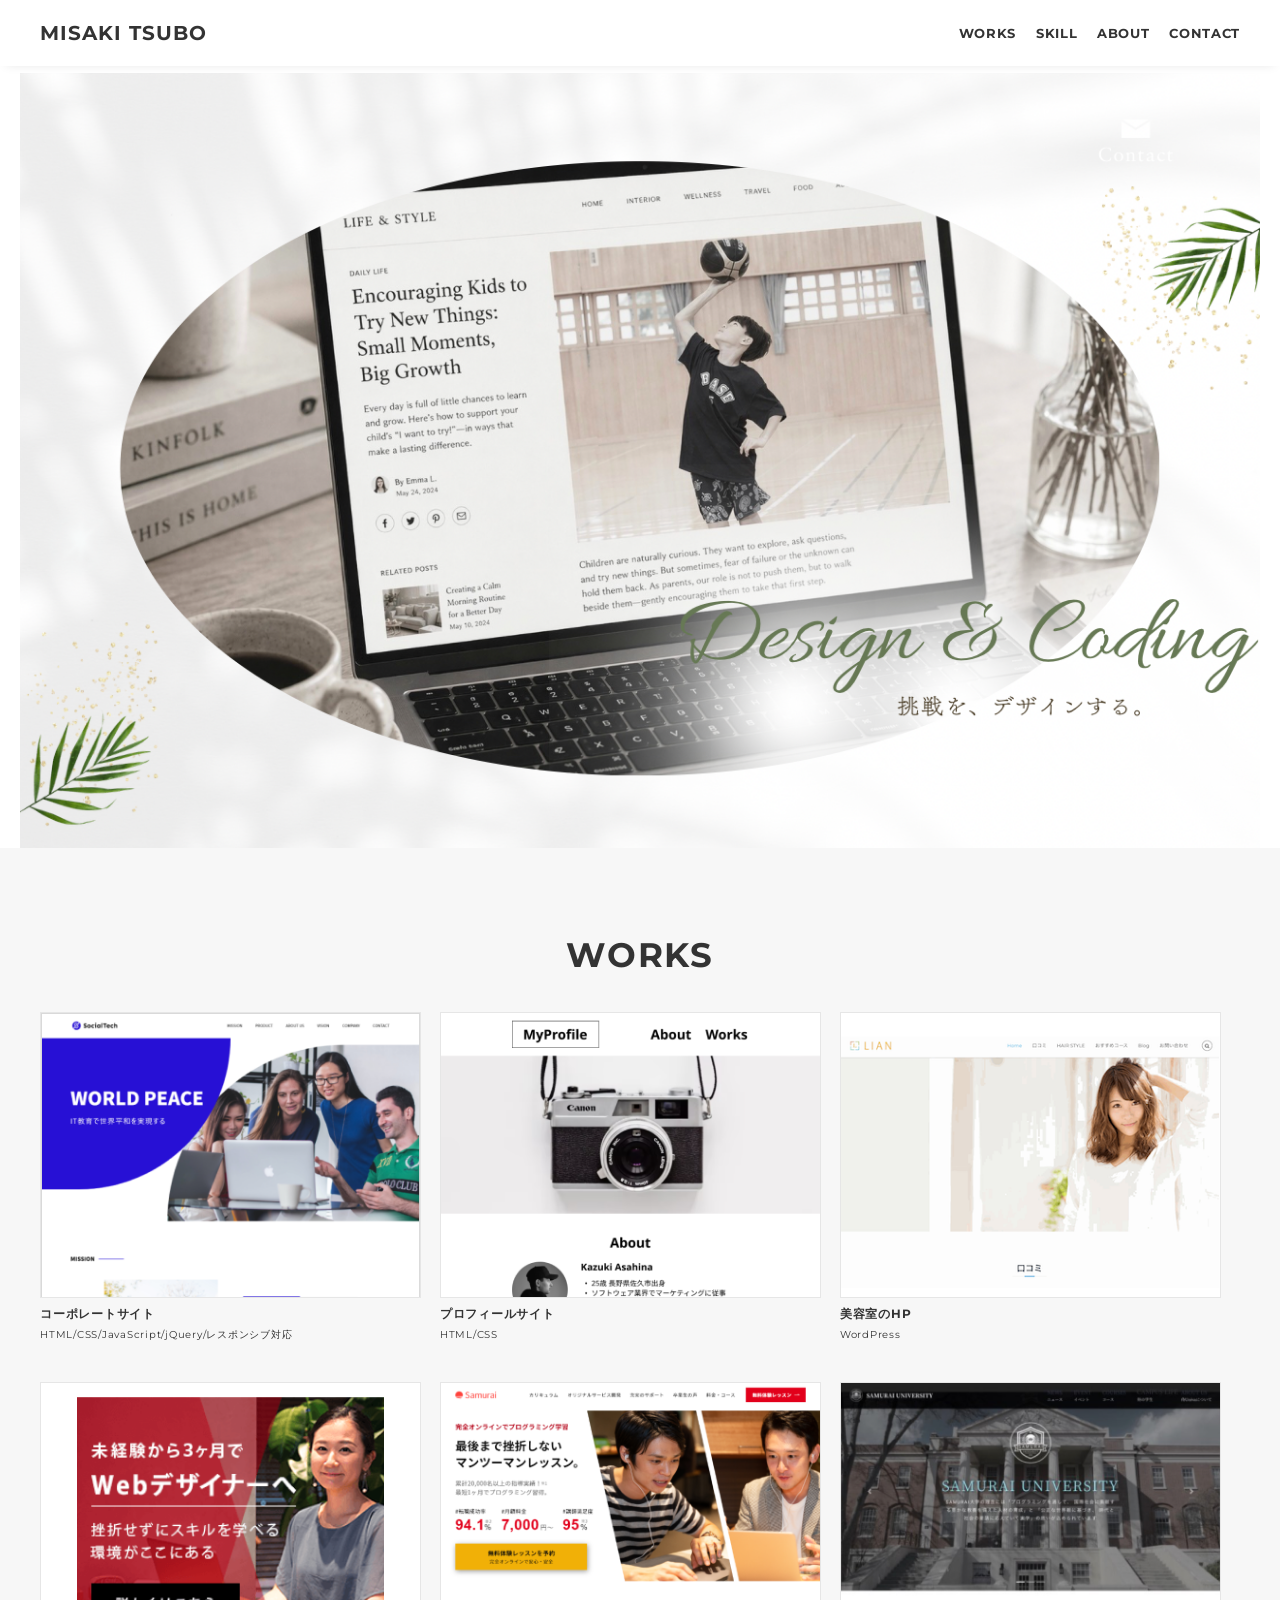
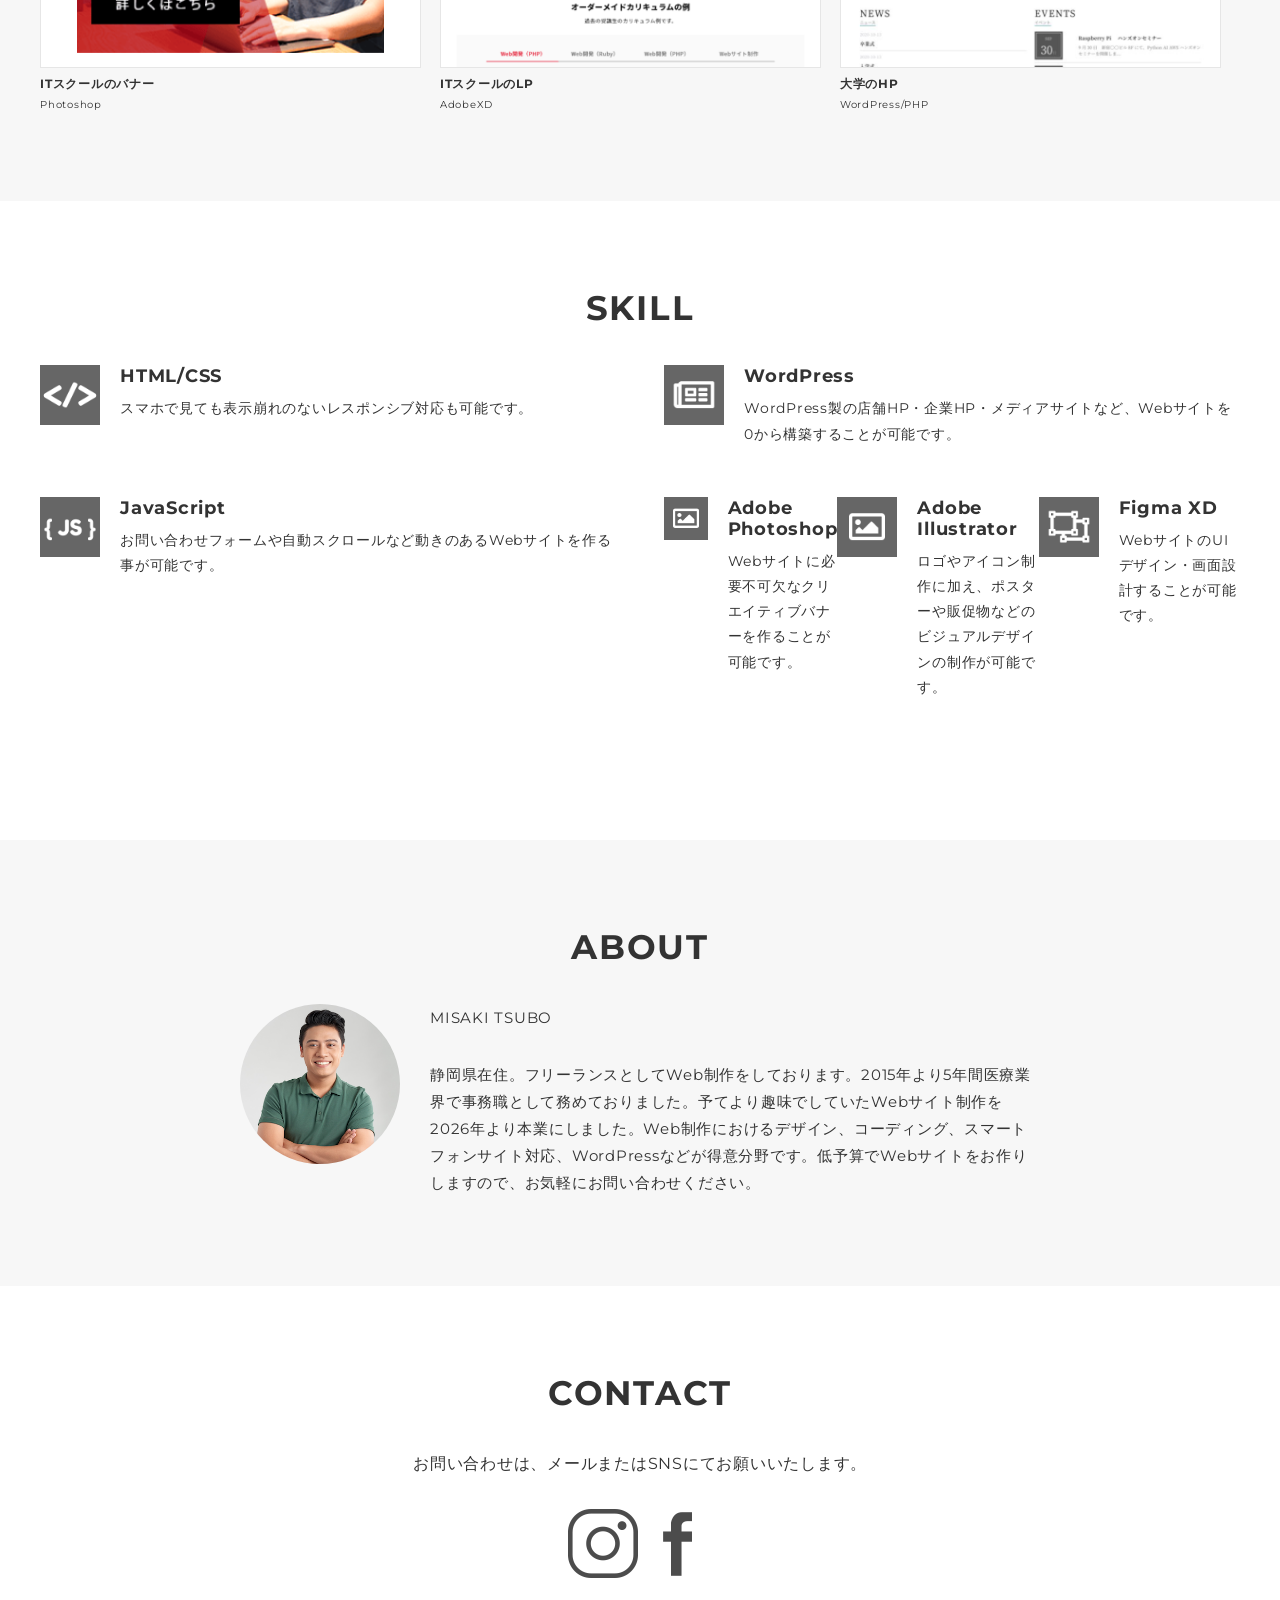
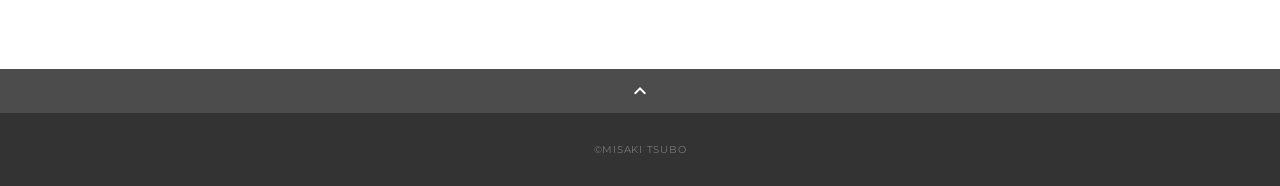
<file: images/portfolio/index.html>
<!DOCTYPE html>
<html>
<head>
  <meta charset="utf-8">
  <meta name="viewport" content="width=device-width, initial-scale=1.0, maximum-scale=1.0, minimum-scale=1.0">
  <title>SAMURAI ポートフォリオ</title>
  <link rel="preconnect" href="https://fonts.gstatic.com">
  <link href="https://fonts.googleapis.com/css2?family=Montserrat:wght@400;700&display=swap" rel="stylesheet">
  <link href="https://fonts.googleapis.com/css?family=Material+Icons+Outlined" rel="stylesheet">
  <link href="css/ress.css" media="all" rel="stylesheet" type="text/css" />
  <link href="css/style.css" media="all" rel="stylesheet" type="text/css" />
</head>

<body>
  <div class="wrapper">

    <!-- header -->
    <header class="header ">
      <div class="container">
        <h1 class="header-logo">
          <a href="#">MISAKI TSUBO</a>
        </h1>
        <nav class="gnav">
          <ul class="gnav-list">
            <li class="gnav-item"><a href="#works">WORKS</a></li>
            <li class="gnav-item"><a href="#skill">SKILL</a></li>
            <li class="gnav-item"><a href="#about">ABOUT</a></li>
            <li class="gnav-item"><a href="#contact">CONTACT</a></li>
          </ul>
        </nav>
      </div>
    </header>
    <!-- /header -->

    <main class="content">

      <!-- mv -->
      <div class="mv">
        <div class="mv-container">
          <img src="./img/メインビジュアル.png" alt="メイン画像">
        </div>
      </div>
      <!-- /mv -->

      <!-- works -->
      <section class="works section" id="works">
        <div class="container">
          <h2 class="title">WORKS</h2>
          <div class="works-list">
            <a class="works-item" href="works-1.html">
              <div class="works-img"><img src="img/works/html1.png" alt="html1" /></div>
              <p class="works-name">コーポレートサイト</p>
              <p class="works-info">HTML/CSS/JavaScript/jQuery/レスポンシブ対応</p>
            </a>
            <a class="works-item" href="works-2.html">
              <div class="works-img"><img src="img/works/html2.png" alt="html2" /></div>
              <p class="works-name">プロフィールサイト</p>
              <p class="works-info">HTML/CSS</p>
            </a>
            <a class="works-item" href="works-3.html">
              <div class="works-img"><img src="img/works/wordpress1.png" alt="WordPress" /></div>
              <p class="works-name">美容室のHP</p>
              <p class="works-info">WordPress</p>
            </a>
            <a class="works-item" href="works-4.html">
              <div class="works-img"><img src="img/works/photoshop.png" alt="Photoshop" /></div>
              <p class="works-name">ITスクールのバナー</p>
              <p class="works-info">Photoshop</p>
            </a>
            <a class="works-item" href="works-5.html">
              <div class="works-img"><img src="img/works/xd.png" alt="AdobeXD" /></div>
              <p class="works-name">ITスクールのLP</p>
              <p class="works-info">AdobeXD</p>
            </a>
            <a class="works-item" href="works-6.html">
              <div class="works-img"><img src="img/works/wordpress2.png" alt="WordPress2" /></div>
              <p class="works-name">大学のHP</p>
              <p class="works-info">WordPress/PHP</p>
            </a>
          </div>
        </div>
      </section>
      <!-- /works -->

      <!-- skill -->
      <section class="skill section" id="skill">
        <div class="container">
          <h2 class="title">SKILL</h2>
          <div class="skill-list">
            <div class="skill-item">
              <p class="skill-img"><img src="img/skills/html.png" alt="html"></p>
              <div class="skill-body">
                <h3 class="skill-name">HTML/CSS</h3>
                <p class="skill-text">
                  スマホで見ても表示崩れのないレスポンシブ対応も可能です。</p>
              </div>
            </div>
            <div class="skill-item">
              <p class="skill-img"><img src="img/skills/wordpress.png" alt="wordpress"></p>
              <div class="skill-body">
                <h3 class="skill-name">WordPress</h3>
                <p class="skill-text">
                  WordPress製の店舗HP・企業HP・メディアサイトなど、Webサイトを0から構築することが可能です。</p>
              </div>
            </div>
            <div class="skill-item">
              <p class="skill-img"><img src="img/skills/js.png" alt="javascript"></p>
              <div class="skill-body">
                <h3 class="skill-name">JavaScript</h3>
                <p class="skill-text">
                  お問い合わせフォームや自動スクロールなど動きのあるWebサイトを作る事が可能です。</p>
              </div>
            </div>
            <div class="skill-item">
              <p class="skill-img"><img src="img/skills/photoshop.png" alt="photoshop"></p>
              <div class="skill-body">
                <h3 class="skill-name">Adobe Photoshop</h3>
                <p class="skill-text">
                  Webサイトに必要不可欠なクリエイティブバナーを作ることが可能です。</p>
              </div>
            <div class="skill-item">
              <p class="skill-img"><img src="img/skills/photoshop.png" alt="Illustrator"></p>
              <div class="skill-body">
                <h3 class="skill-name">Adobe Illustrator</h3>
                <p class="skill-text">
                  ロゴやアイコン制作に加え、ポスターや販促物などのビジュアルデザインの制作が可能です。</p>
              </div>
            </div>
            <div class="skill-item">
              <p class="skill-img"><img src="img/skills/xd.png" alt="figmaxd"></p>
              <div class="skill-body">
                <h3 class="skill-name">Figma XD</h3>
                <p class="skill-text">
                  WebサイトのUIデザイン・画面設計することが可能です。</p>
              </div>
            </div>
          </div>
        </div>
      </section>
      <!-- /skill -->

      <!-- about -->
      <section class="about section" id="about">
        <div class="container">
          <h2 class="title">ABOUT</h2>
          <div class="profile">
            <p class="profile-img">
              <img src="img/about.png" alt="about">
            </p>
            <div class="profile-body">
              <p>
                MISAKI TSUBO
              </p>
              <p>
                静岡県在住。フリーランスとしてWeb制作をしております。2015年より5年間医療業界で事務職として務めておりました。予てより趣味でしていたWebサイト制作を2026年より本業にしました。Web制作におけるデザイン、コーディング、スマートフォンサイト対応、WordPressなどが得意分野です。低予算でWebサイトをお作りしますので、お気軽にお問い合わせください。
              </p>
              
            </div>
          </div>
        </div>
      </section>
      <!-- /about -->

      <!-- contact -->
      <section class="contact section" id="contact">
        <div class="container">
          <h2 class="title">CONTACT</h2>
          <p class="lead">
            お問い合わせは、<br class="sp-only">メールまたはSNSにてお願いいたします。
          </p>
          <div class="contact-list">
            <a href="http://instagram.com/" target="_blank">
              <img src="img/icon_instagram.gif" alt="Instagram">
            </a>
            <a href="http://facebook.com/" target="_blank">
              <img src="img/icon_facebook.gif" alt="Facebook">
            </a>
          </div>
        </div>
      </section>
      <!-- /contact -->
      <div class="page-top" id="js-page-top">
        <span class="material-icons-outlined">expand_less</span>
      </div>
    </main>

    <!-- footer -->
    <footer class="footer">
      <div class="copyright">&copy;MISAKI TSUBO</div>
    </footer>
    <!-- /footer -->

  </div>
  <script src="https://ajax.googleapis.com/ajax/libs/jquery/3.6.0/jquery.min.js"></script>
  <script type='text/javascript' src="js/script.js"></script>
</body>
</html>
</file>
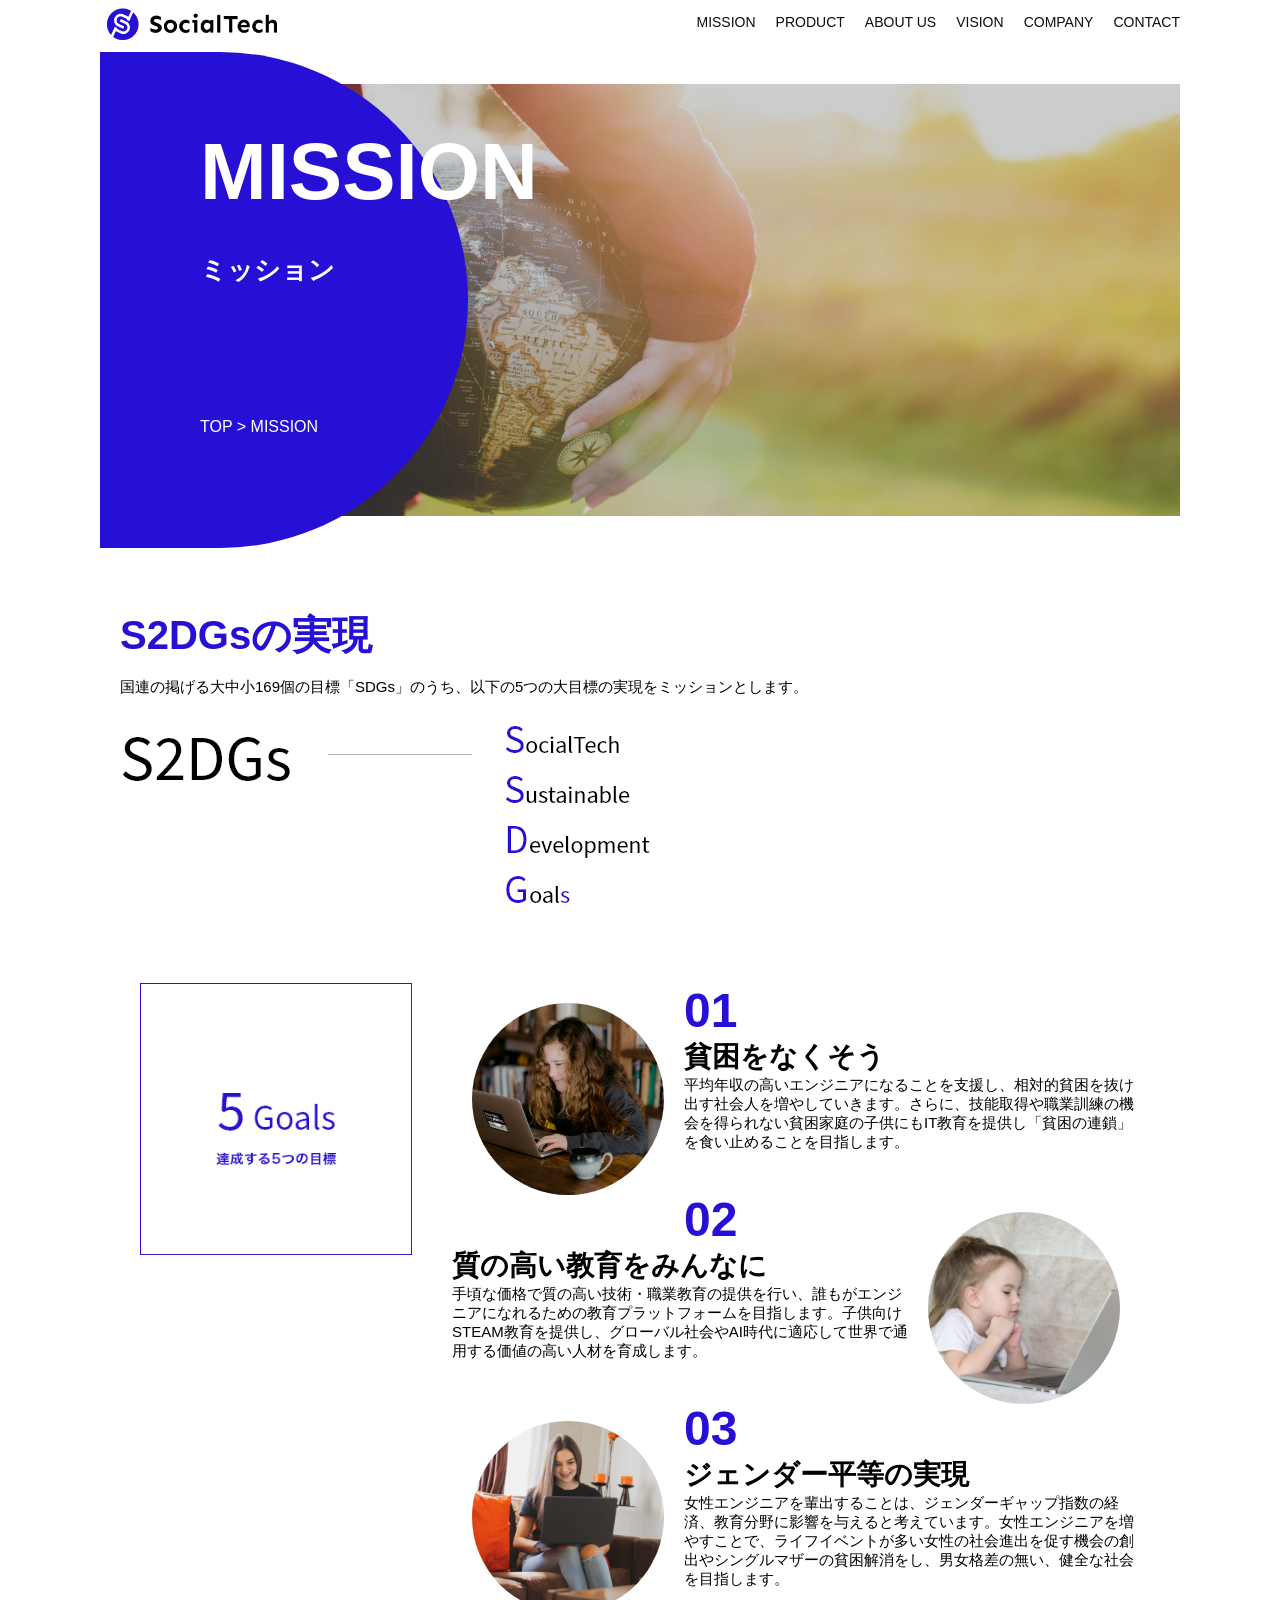
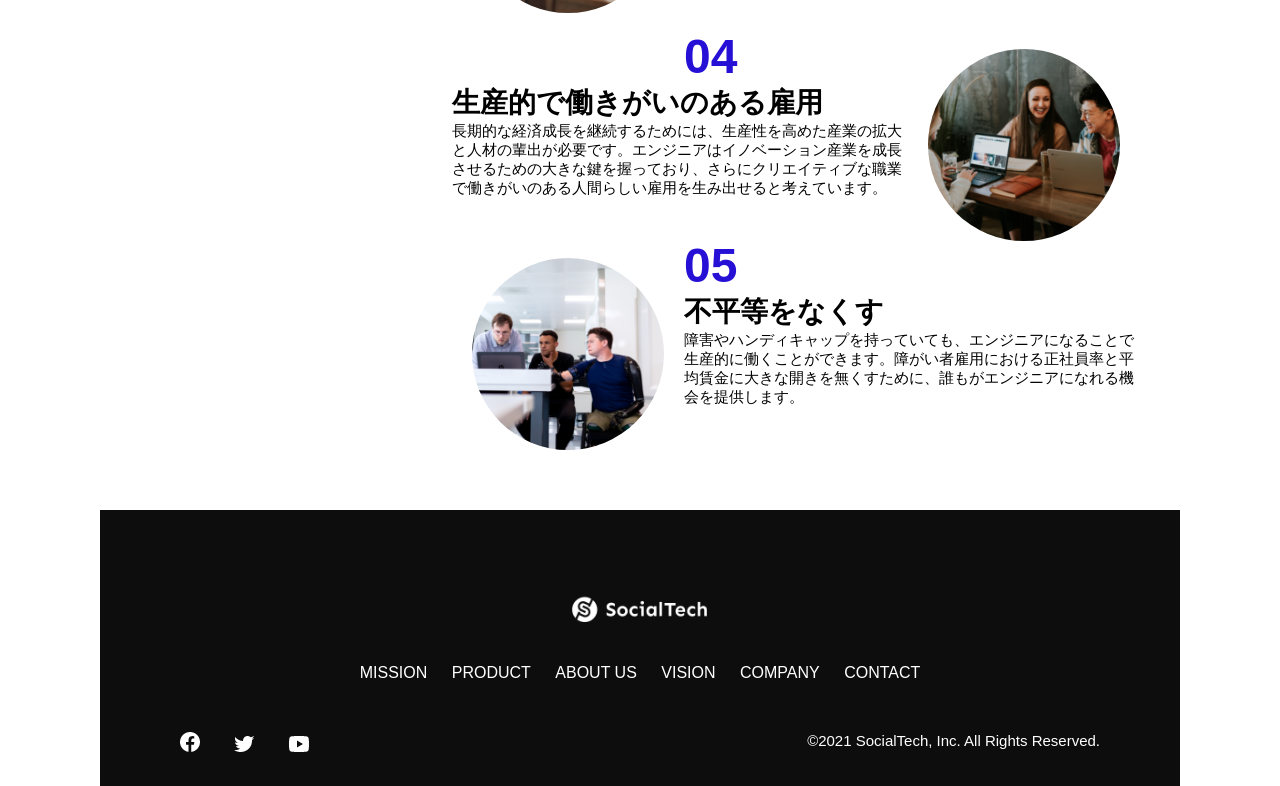
<file: mission.html>
<!DOCTYPE html>
<html>
  <head>
<title>SocialTech - MISSION ミッション -</title>
    <meta charset="utf-8">
    <meta name="description" content="SocialTechが目指す5つの目標(S2DGs)を紹介します">
    <meta name="viewport" content="width=device-width, initial-scale=1.0">
    <link rel="stylesheet" href="style.css">
  </head>

  <body>
    <!-- ヘッダー -->
    <header>
      <!-- ロゴ -->
      <a href="index.html" id="logo">
        <img src="images/logo.png" alt="トップページに戻る">
      </a>

      <!-- PC用ナビゲーション -->
      <nav id="nav-pc">
        <ul>
          <li><a href="mission.html">MISSION</a></li>
          <li><a href="product.html">PRODUCT</a></li>
          <li><a href="index.html#aboutus">ABOUT US</a></li>
          <li><a href="index.html#vision">VISION</a></li>
          <li><a href="index.html#company">COMPANY</a></li>
          <li><a href="index.html#contact">CONTACT</a></li>
        </ul>
      </nav>

      <!-- スマホ用メニューボタン -->
      <button id="menu-sp" onclick="document.getElementById('nav-sp').style.display = 'block'">
        <img src="images/button-menu.png" alt="ナビゲーションを開く">
      </button>

      <!-- スマホ用ナビゲーション -->
      <div id="nav-sp">
        <button id="close" onclick="document.getElementById('nav-sp').style.display = 'none'">
          <img src="images/button-close.png" alt="ナビゲーションを閉じる">
        </button>

        <nav>
          <ul>
            <li>
              <a id="logo-sp" href="index.html" onclick="document.getElementById('nav-sp').style.display = 'none'"><img src="images/logo-sp.png" alt="トップページに戻る"></a>
            </li>
            <li><a class="menu" href="mission.html" onclick="document.getElementById('nav-sp').style.display = 'none'">MISSION</a></li>
            <li><a class="menu" href="product.html" onclick="document.getElementById('nav-sp').style.display = 'none'">PRODUCT</a></li>
            <li><a class="menu" href="index.html#aboutus" onclick="document.getElementById('nav-sp').style.display = 'none'">ABOUT US</a></li>
            <li><a class="menu" href="index.html#vision" onclick="document.getElementById('nav-sp').style.display = 'none'">VISION</a></li>
            <li><a class="menu" href="index.html#company" onclick="document.getElementById('nav-sp').style.display = 'none'">COMPANY</a></li>
            <li><a class="menu" href="index.html#contact" onclick="document.getElementById('nav-sp').style.display = 'none'">CONTACT</a></li>
          </ul>
        </nav>
        <div id="sns">
          <a href="https://www.facebook.com/sejuku2013">
            <img src="images/button-facebook.png" alt="Facebookのリンク">
          </a>
          <a href="https://twitter.com/samuraijuku">
            <img src="images/button-twitter.png" alt="Twitterのリンク">
          </a>
          <a href="https://www.youtube.com/channel/UCCFOQO5aDK0xXam4cUQXT8g">
            <img src="images/button-youtube.png" alt="YouTubeのリンク">
          </a>
        </div>
      </div>
    </header>
    <main>
      <article>
        <section id="mission-main">
          <div class="mission-main-inner">
            <div id="mission-title">
              <h1>MISSION<br><span>ミッション</span></h1>
              <p>TOP > MISSION</p>
            </div>
          </div>
        </section>
          <section id="mission-s2dgs">
            <h2 class="mission-h2">S2DGsの実現</h2>
            <p>国連の掲げる大中小169個の目標「SDGs」のうち、以下の5つの大目標の実現をミッションとします。</p>
            <img src="images/mission/mission-s2dgs.png" alt="S2DGs">
          </section>

          <section id="mission-five-goals">
           <div class="five-goals-image">
             <img src="images/mission/mission-5goals.png" alt="5Goals">
           </div>
            <div class="five-goals-read">
             <div>
               <img class="fivegoals-image-left" src="images/mission/mission-5goals01.png" alt="PCを操作する女の子">
               <span class="fivegoals-number">01</span>
               <h3 class="fivegoals-h3">貧困をなくそう</h3>
               <p class="fivegoals-p">平均年収の高いエンジニアになることを支援し、相対的貧困を抜け出す社会人を増やしていきます。さらに、技能取得や職業訓練の機会を得られない貧困家庭の子供にもIT教育を提供し「貧困の連鎖」を食い止めることを目指します。</p>
             </div>
             <div>
               <img class="fivegoals-image-right" src="images/mission/mission-5goals02.png" alt="PCを見つめる小さい女の子">
               <span class="fivegoals-number">02</span>
               <h3 class="fivegoals-h3">質の高い教育をみんなに</h3>
               <p class="fivegoals-p">手頃な価格で質の高い技術・職業教育の提供を行い、誰もがエンジニアになれるための教育プラットフォームを目指します。子供向けSTEAM教育を提供し、グローバル社会やAI時代に適応して世界で通用する価値の高い人材を育成します。</p>
             </div>
             <div>
               <img class="fivegoals-image-left" src="images/mission/mission-5goals03.png" alt="PCを操作する女性">
               <span class="fivegoals-number">03</span>
               <h3 class="fivegoals-h3">ジェンダー平等の実現</h3>
               <p class="fivegoals-p">女性エンジニアを輩出することは、ジェンダーギャップ指数の経済、教育分野に影響を与えると考えています。女性エンジニアを増やすことで、ライフイベントが多い女性の社会進出を促す機会の創出やシングルマザーの貧困解消をし、男女格差の無い、健全な社会を目指します。</p>
             </div>
             <div>
               <img class="fivegoals-image-right" src="images/mission/mission-5goals04.png" alt="笑顔で話し合う3人の男女">
               <span class="fivegoals-number">04</span>
               <h3 class="fivegoals-h3">生産的で働きがいのある雇用</h3>
               <p class="fivegoals-p">長期的な経済成長を継続するためには、生産性を高めた産業の拡大と人材の輩出が必要です。エンジニアはイノベーション産業を成長させるための大きな鍵を握っており、さらにクリエイティブな職業で働きがいのある人間らしい雇用を生み出せると考えています。</p>
             </div>
             <div>
               <img class="fivegoals-image-left" src="images/mission/mission-5goals05.png" alt="障害を持つ男性が生き生きと働く様子">
               <span class="fivegoals-number">05</span>
               <h3 class="fivegoals-h3">不平等をなくす</h3>
               <p class="fivegoals-p">障害やハンディキャップを持っていても、エンジニアになることで生産的に働くことができます。障がい者雇用における正社員率と平均賃金に大きな開きを無くすために、誰もがエンジニアになれる機会を提供します。</p>
             </div>
           </div>
         </section>
      </article>
    </main>
    <footer>
      <div id="footer-logo">
        <img src="images/logo-sp.png" alt="SocialTech">
      </div>
      <div id="footer-link">
        <a href="mission.html">MISSION</a>
        <a href="product.html">PRODUCT</a>
        <a href="index.html#aboutus">ABOUT US</a>
        <a href="index.html#vision">VISION</a>
        <a href="index.html#company">COMPANY</a>
        <a href="index.html#contact">CONTACT</a>
      </div>
      <div id="sns-footer">
        <div class="sns-btns">
          <a href="https://www.facebook.com/sejuku2013"><img src="images/button-facebook.png" alt="Facebookのリンク"></a>
          <a href="https://twitter.com/samuraijuku"><img src="images/button-twitter.png" alt="Twitterのリンク"></a>
          <a href="https://www.youtube.com/channel/UCCFOQO5aDK0xXam4cUQXT8g"><img src="images/button-youtube.png" alt="YouTubeのリンク"></a>
        </div>
        <p id="copyright">&copy;2021 SocialTech, Inc. All Rights Reserved.</p>
      </div>
    </footer>

  </body>
</html>
</file>
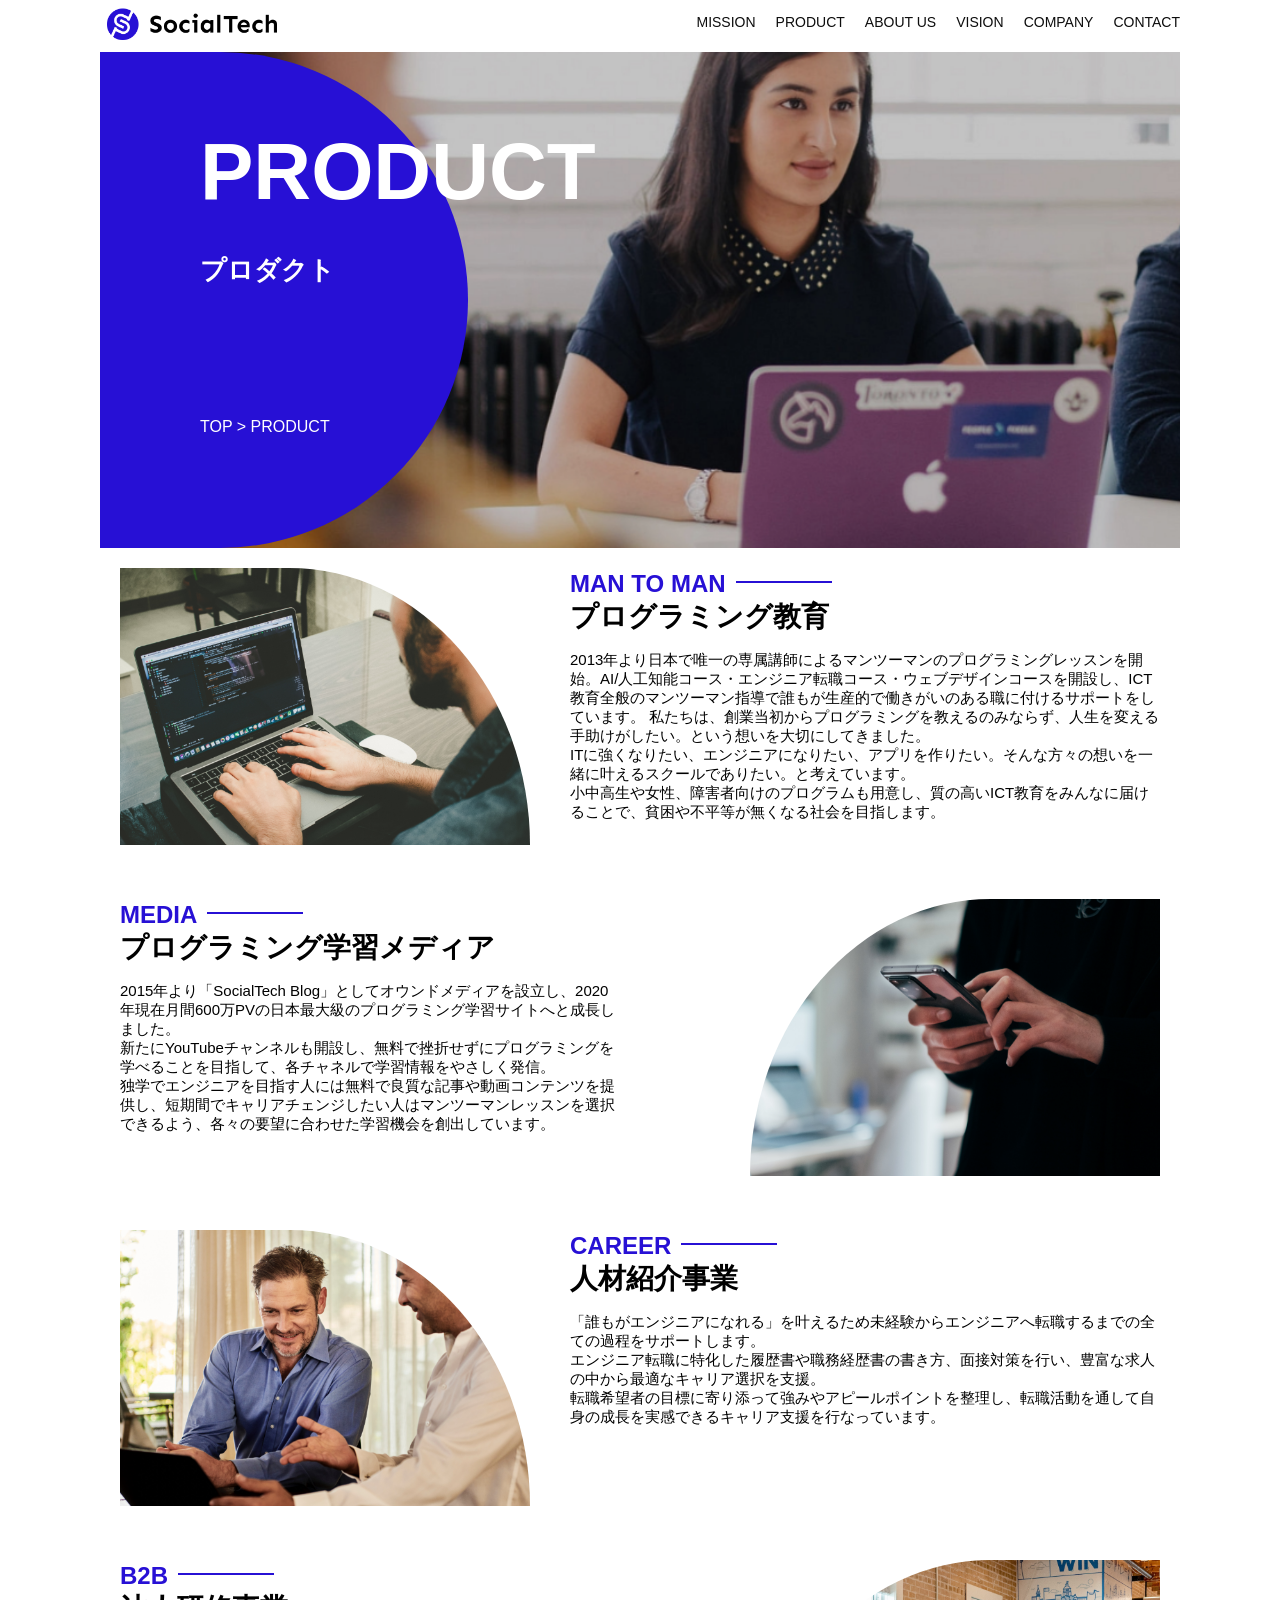
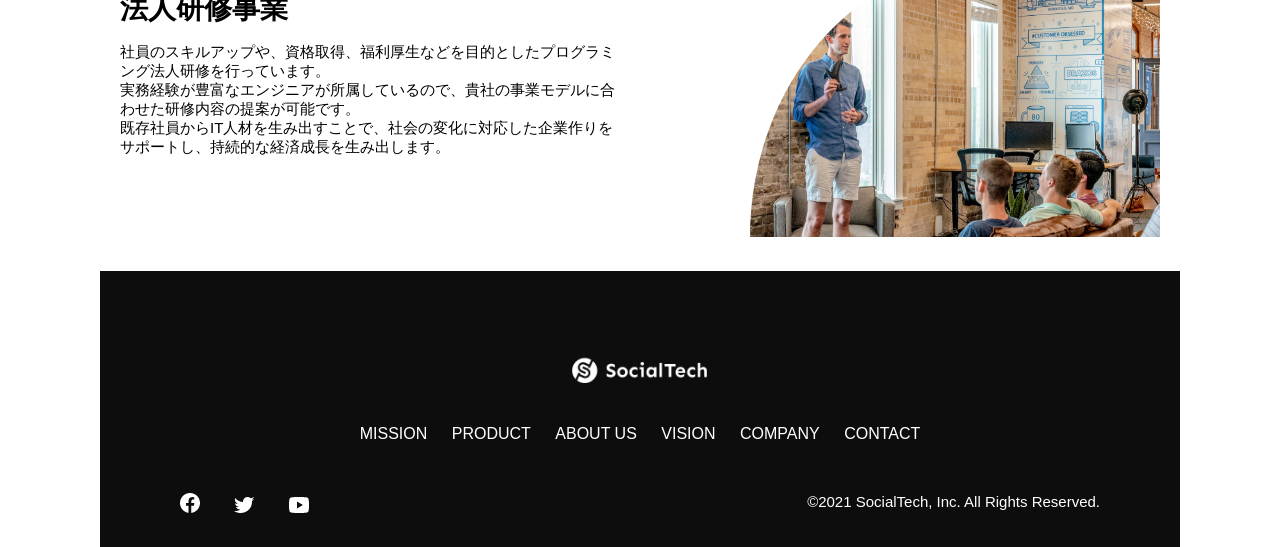
<file: product.html>
<!DOCTYPE html>
<html>
  <head>
    <title>SocialTech -PRODUCT プロダクト-</title>
    <meta charset="utf-8">
    <meta name="description" content="SocialTechの4つのプロダクトを紹介します">
    <meta name="viewport" content="width=device-width, initial-scale=1.0">
    <link rel="stylesheet" href="style.css">
  </head>

  <body>
    <!-- ヘッダー -->
    <header>
      <!-- ロゴ -->
      <a href="index.html" id="logo">
        <img src="images/logo.png" alt="トップページに戻る">
      </a>

      <!-- PC用ナビゲーション -->
      <nav id="nav-pc">
        <ul>
          <li><a href="mission.html">MISSION</a></li>
          <li><a href="product.html">PRODUCT</a></li>
          <li><a href="index.html#aboutus">ABOUT US</a></li>
          <li><a href="index.html#vision">VISION</a></li>
          <li><a href="index.html#company">COMPANY</a></li>
          <li><a href="index.html#contact">CONTACT</a></li>
        </ul>
      </nav>

      <!-- スマホ用メニューボタン -->
      <button id="menu-sp" onclick="document.getElementById('nav-sp').style.display = 'block'">
        <img src="images/button-menu.png" alt="ナビゲーションを開く">
      </button>

      <!-- スマホ用ナビゲーション -->
      <div id="nav-sp">
        <button id="close" onclick="document.getElementById('nav-sp').style.display = 'none'">
          <img src="images/button-close.png" alt="ナビゲーションを閉じる">
        </button>

        <nav>
          <ul>
            <li>
              <a id="logo-sp" href="index.html" onclick="document.getElementById('nav-sp').style.display = 'none'"><img src="images/logo-sp.png" alt="トップページに戻る"></a>
            </li>
            <li><a class="menu" href="mission.html" onclick="document.getElementById('nav-sp').style.display = 'none'">MISSION</a></li>
            <li><a class="menu" href="product.html" onclick="document.getElementById('nav-sp').style.display = 'none'">PRODUCT</a></li>
            <li><a class="menu" href="index.html#aboutus" onclick="document.getElementById('nav-sp').style.display = 'none'">ABOUT US</a></li>
            <li><a class="menu" href="index.html#vision" onclick="document.getElementById('nav-sp').style.display = 'none'">VISION</a></li>
            <li><a class="menu" href="index.html#company" onclick="document.getElementById('nav-sp').style.display = 'none'">COMPANY</a></li>
            <li><a class="menu" href="index.html#contact" onclick="document.getElementById('nav-sp').style.display = 'none'">CONTACT</a></li>
          </ul>
        </nav>
        <div id="sns">
          <a href="https://www.facebook.com/sejuku2013">
            <img src="images/button-facebook.png" alt="Facebookのリンク">
          </a>
          <a href="https://twitter.com/samuraijuku">
            <img src="images/button-twitter.png" alt="Twitterのリンク">
          </a>
          <a href="https://www.youtube.com/channel/UCCFOQO5aDK0xXam4cUQXT8g">
            <img src="images/button-youtube.png" alt="YouTubeのリンク">
          </a>
        </div>
      </div>
    </header>

    <main>
      <article>
        <section id="product-main">
          <div class="product-main-inner">
            <div id="product-title">
              <h1>PRODUCT<br><span>プロダクト</span></h1>
              <p>TOP > PRODUCT</p>
            </div>
          </div>
        </section>
        <section class="product-section product-section-left">
          <div class="product-section-img">
            <img src="images/product/product-mantoman.png" alt="PCでコードを書く男性">
          </div>
          <div class="product-read">
            <h2 class="product-h2">MAN TO MAN</h2>
            <h3 class="product-h3">プログラミング教育</h3>
            <p>
              2013年より日本で唯一の専属講師によるマンツーマンのプログラミングレッスンを開始。AI/人工知能コース・エンジニア転職コース・ウェブデザインコースを開設し、ICT教育全般のマンツーマン指導で誰もが生産的で働きがいのある職に付けるサポートをしています。 私たちは、創業当初からプログラミングを教えるのみならず、人生を変える手助けがしたい。という想いを大切にしてきました。<br>ITに強くなりたい、エンジニアになりたい、アプリを作りたい。そんな方々の想いを一緒に叶えるスクールでありたい。と考えています。<br>小中高生や女性、障害者向けのプログラムも用意し、質の高いICT教育をみんなに届けることで、貧困や不平等が無くなる社会を目指します。
            </p>
          </div>
        </section>

        <section class="product-section product-section-right">
          <div class="product-read">
            <h2 class="product-h2">MEDIA</h2>
            <h3 class="product-h3">プログラミング学習メディア</h3>
            <p>2015年より「SocialTech Blog」としてオウンドメディアを設立し、2020年現在月間600万PVの日本最大級のプログラミング学習サイトへと成長しました。<br>新たにYouTubeチャンネルも開設し、無料で挫折せずにプログラミングを学べることを目指して、各チャネルで学習情報をやさしく発信。<br>独学でエンジニアを目指す人には無料で良質な記事や動画コンテンツを提供し、短期間でキャリアチェンジしたい人はマンツーマンレッスンを選択できるよう、各々の要望に合わせた学習機会を創出しています。</p>
          </div>
          <div class="product-section-img">
            <img src="images/product/product-media.png" alt="スマートフォンを操作する人">
          </div>
        </section>

        <section class="product-section product-section-left">
          <div class="product-section-img">
            <img src="images/product/product-career.png" alt="笑顔で話し合う2人の男性">
          </div>
          <div class="product-read">
            <h2 class="product-h2">CAREER</h2>
            <h3 class="product-h3">人材紹介事業</h3>
            <p>「誰もがエンジニアになれる」を叶えるため未経験からエンジニアへ転職するまでの全ての過程をサポートします。<br>エンジニア転職に特化した履歴書や職務経歴書の書き方、面接対策を行い、豊富な求人の中から最適なキャリア選択を支援。<br>転職希望者の目標に寄り添って強みやアピールポイントを整理し、転職活動を通して自身の成長を実感できるキャリア支援を行なっています。<br></p>
          </div>
        </section>
        
        <section class="product-section product-section-right">
          <div class="product-read">
            <h2 class="product-h2">B2B</h2>
            <h3 class="product-h3">法人研修事業</h3>
            <p>社員のスキルアップや、資格取得、福利厚生などを目的としたプログラミング法人研修を行っています。<br>実務経験が豊富なエンジニアが所属しているので、貴社の事業モデルに合わせた研修内容の提案が可能です。<br>既存社員からIT人材を生み出すことで、社会の変化に対応した企業作りをサポートし、持続的な経済成長を生み出します。</p>
          </div>
          <div class="product-section-img">
            <img src="images/product/product-b2b.png" alt="講演中の男性とそれを聴く人々">
          </div>
        </section>
      </article>
    </main>

    <footer>
      <div id="footer-logo">
        <img src="images/logo-sp.png" alt="SocialTech">
      </div>
      <div id="footer-link">
        <a href="mission.html">MISSION</a>
        <a href="product.html">PRODUCT</a>
        <a href="index.html#aboutus">ABOUT US</a>
        <a href="index.html#vision">VISION</a>
        <a href="index.html#company">COMPANY</a>
        <a href="index.html#contact">CONTACT</a>
      </div>
      <div id="sns-footer">
        <div class="sns-btns">
          <a href="https://www.facebook.com/sejuku2013"><img src="images/button-facebook.png" alt="Facebookのリンク"></a>
          <a href="https://twitter.com/samuraijuku"><img src="images/button-twitter.png" alt="Twitterのリンク"></a>
          <a href="https://www.youtube.com/channel/UCCFOQO5aDK0xXam4cUQXT8g"><img src="images/button-youtube.png" alt="YouTubeのリンク"></a>
        </div>
        <p id="copyright">&copy;2021 SocialTech, Inc. All Rights Reserved.</p>
      </div>
    </footer>
    
  </body>
</html>
</file>
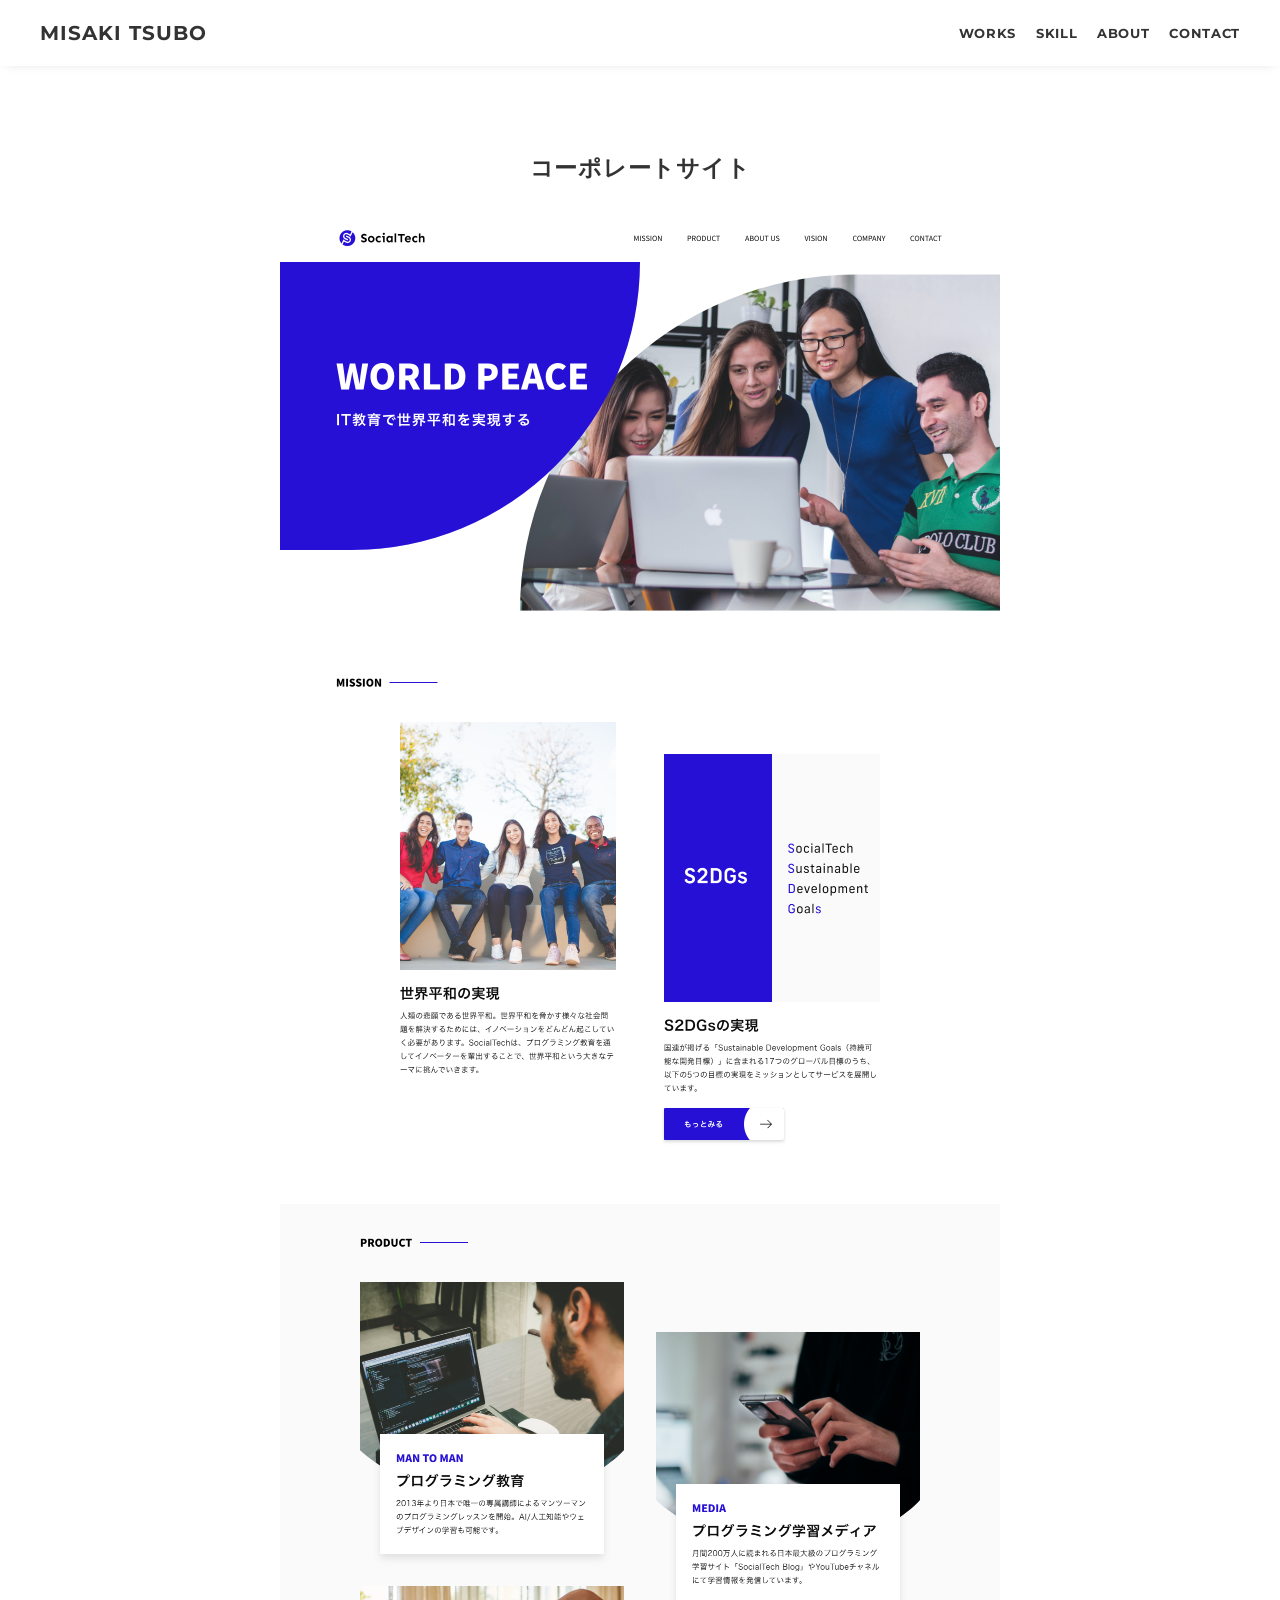
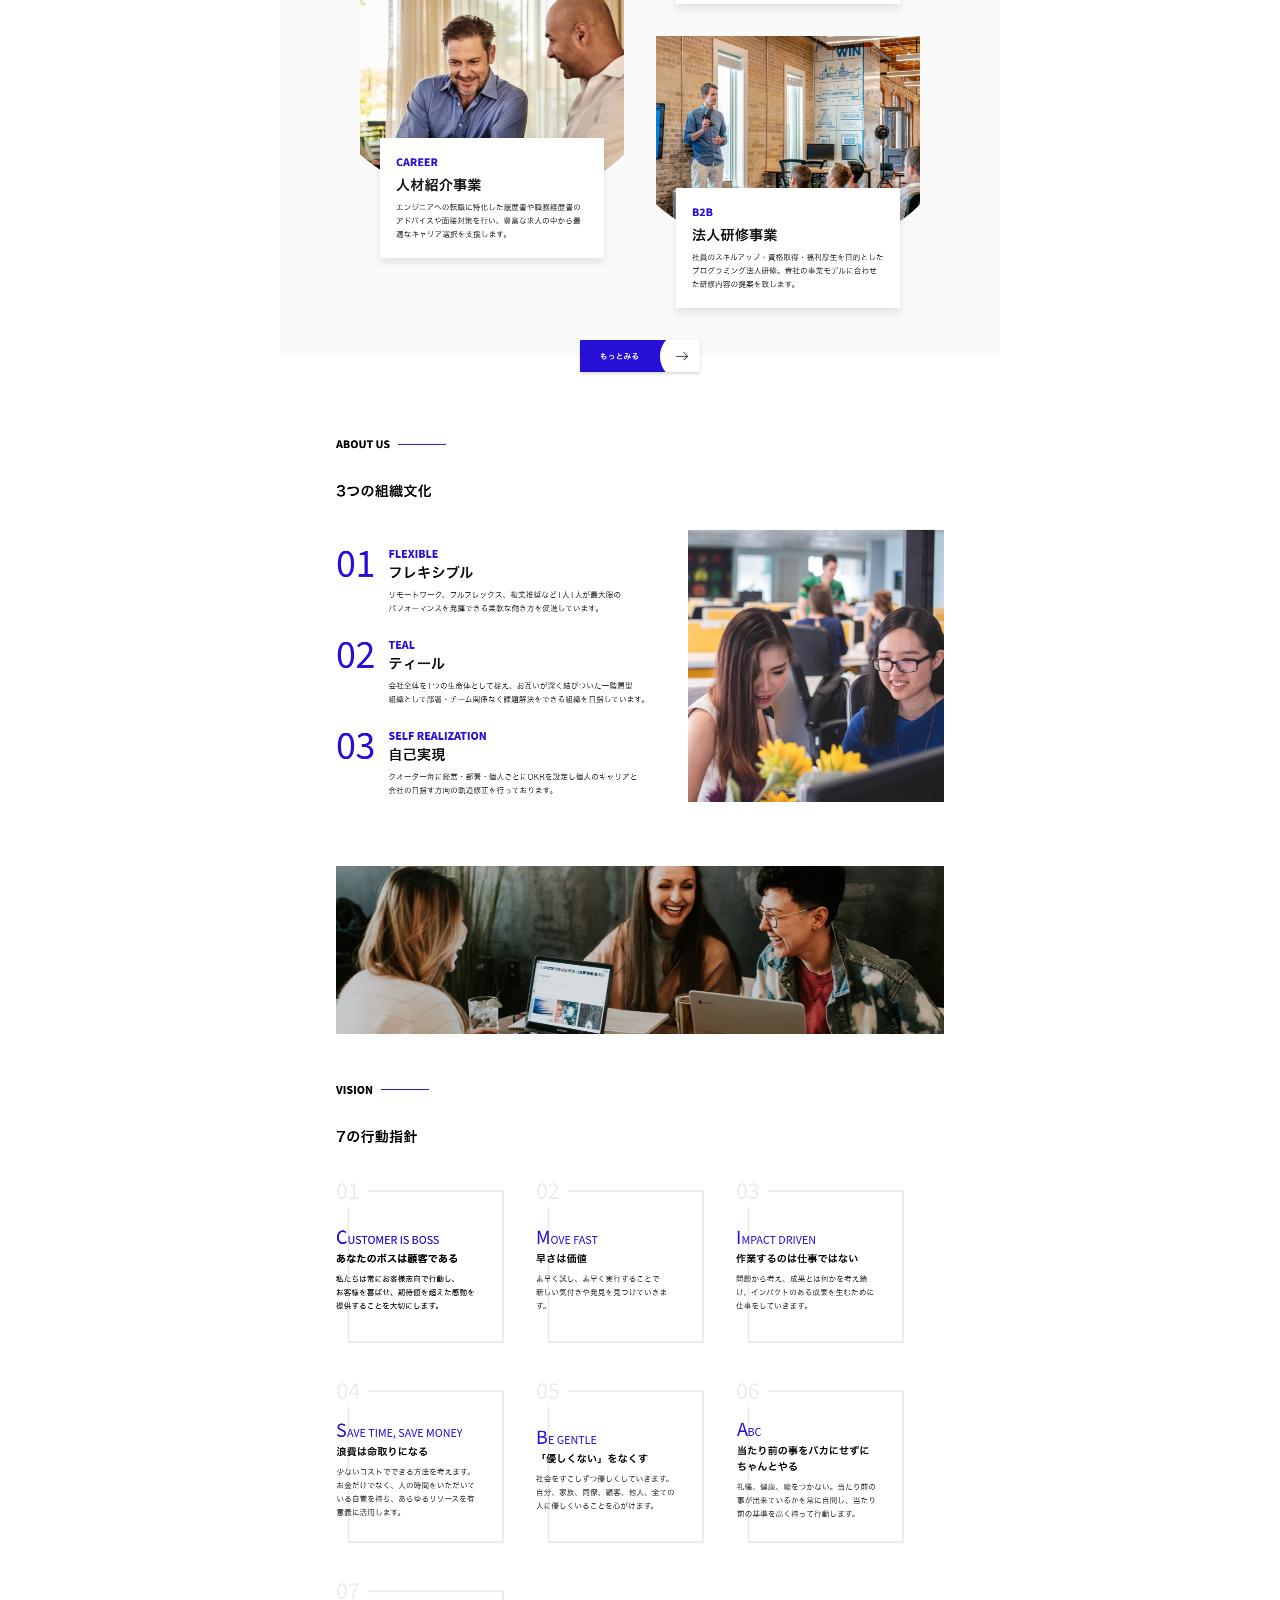
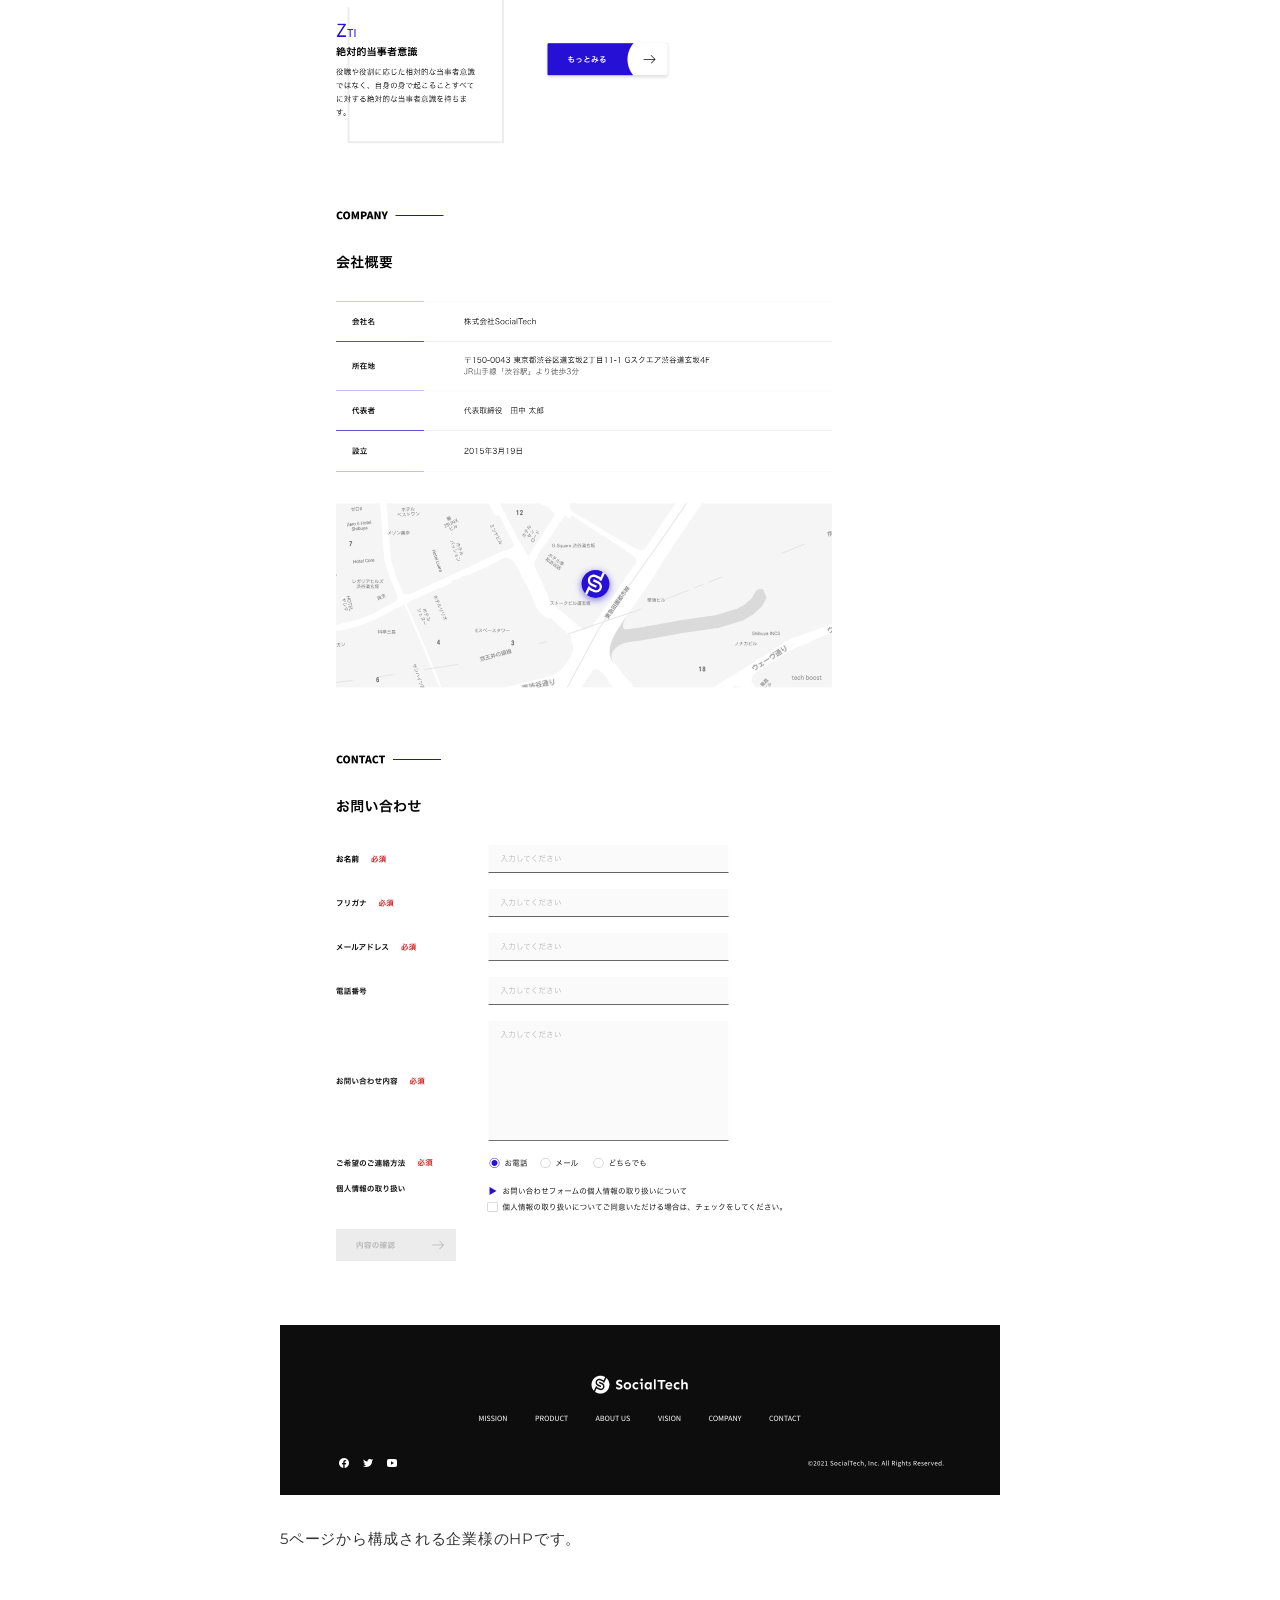
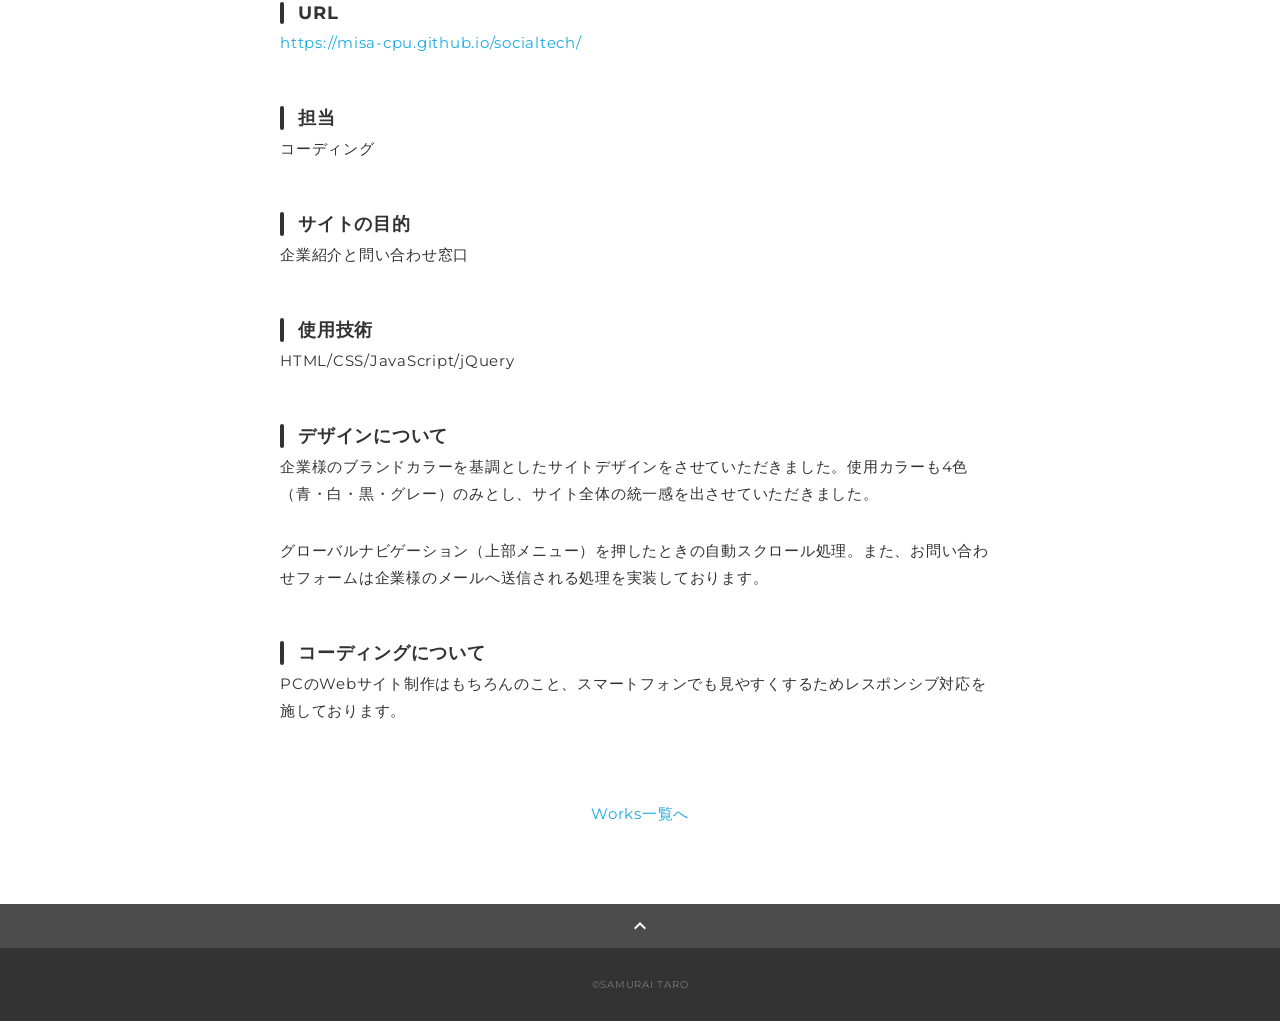
<file: images/portfolio/works-1.html>
<!DOCTYPE html>
<html>
<head>
  <meta charset="utf-8">
  <meta name="viewport" content="width=device-width, initial-scale=1.0, maximum-scale=1.0, minimum-scale=1.0">
  <title>SAMURAI ポートフォリオ</title>
  <link rel="preconnect" href="https://fonts.gstatic.com">
  <link href="https://fonts.googleapis.com/css2?family=Montserrat:wght@400;700&display=swap" rel="stylesheet">
  <link href="https://fonts.googleapis.com/css?family=Material+Icons+Outlined" rel="stylesheet">
  <link href="css/ress.css" media="all" rel="stylesheet" type="text/css" />
  <link href="css/style.css" media="all" rel="stylesheet" type="text/css" />
</head>

<body>
  <div class="wrapper">

    <!-- header -->
    <header class="header ">
      <div class="container">
        <h1 class="header-logo">
          <a href="index.html">MISAKI TSUBO</a>
        </h1>
        <nav class="gnav">
          <ul class="gnav-list">
            <li class="gnav-item"><a href="index.html#works">WORKS</a></li>
            <li class="gnav-item"><a href="index.html#skill">SKILL</a></li>
            <li class="gnav-item"><a href="index.html#about">ABOUT</a></li>
            <li class="gnav-item"><a href="index.html#contact">CONTACT</a></li>
          </ul>
        </nav>
      </div>
    </header>
    <!-- /header -->

    <main class="content">

      <article class="article">
        <div class="article-container">
          <h2 class="article-title">コーポレートサイト</h2>
          <div class="article-body">
            <p>
              <img src="img/works-detail/works-1.png" alt="">
            </p>
            <p>
              5ページから構成される企業様のHPです。
            </p>
            <h3>URL</h3>
            <p><a href="" target="_blank" rel="noopener">https://misa-cpu.github.io/socialtech/</a></p>
            <h3>担当</h3>
            <p>コーディング</p>
            <h3>サイトの目的</h3>
            <p>企業紹介と問い合わせ窓口</p>
            <h3>使用技術</h3>
            <p>HTML/CSS/JavaScript/jQuery</p>
            <h3>デザインについて</h3>
            <p>
              企業様のブランドカラーを基調としたサイトデザインをさせていただきました。使用カラーも4色（青・白・黒・グレー）のみとし、サイト全体の統一感を出させていただきました。
            </p>
            <p>
              グローバルナビゲーション（上部メニュー）を押したときの自動スクロール処理。また、お問い合わせフォームは企業様のメールへ送信される処理を実装しております。
            </p>
            <h3>コーディングについて</h3>
            <p>
              PCのWebサイト制作はもちろんのこと、スマートフォンでも見やすくするためレスポンシブ対応を施しております。
            </p>
          </div>
          <div class="home-link">
            <a href="index.html#works">Works一覧へ</a>
          </div>
        </div>
      </article>

      <div class="page-top" id="js-page-top">
        <span class="material-icons-outlined">expand_less</span>
      </div>
    </main>

    <!-- footer -->
    <footer class="footer">
      <div class="copyright">&copy;SAMURAI TARO</div>
    </footer>
    <!-- /footer -->

  </div>
  <script src="https://ajax.googleapis.com/ajax/libs/jquery/3.6.0/jquery.min.js"></script>
  <script type='text/javascript' src="js/script.js"></script>
</body>
</html>
</file>
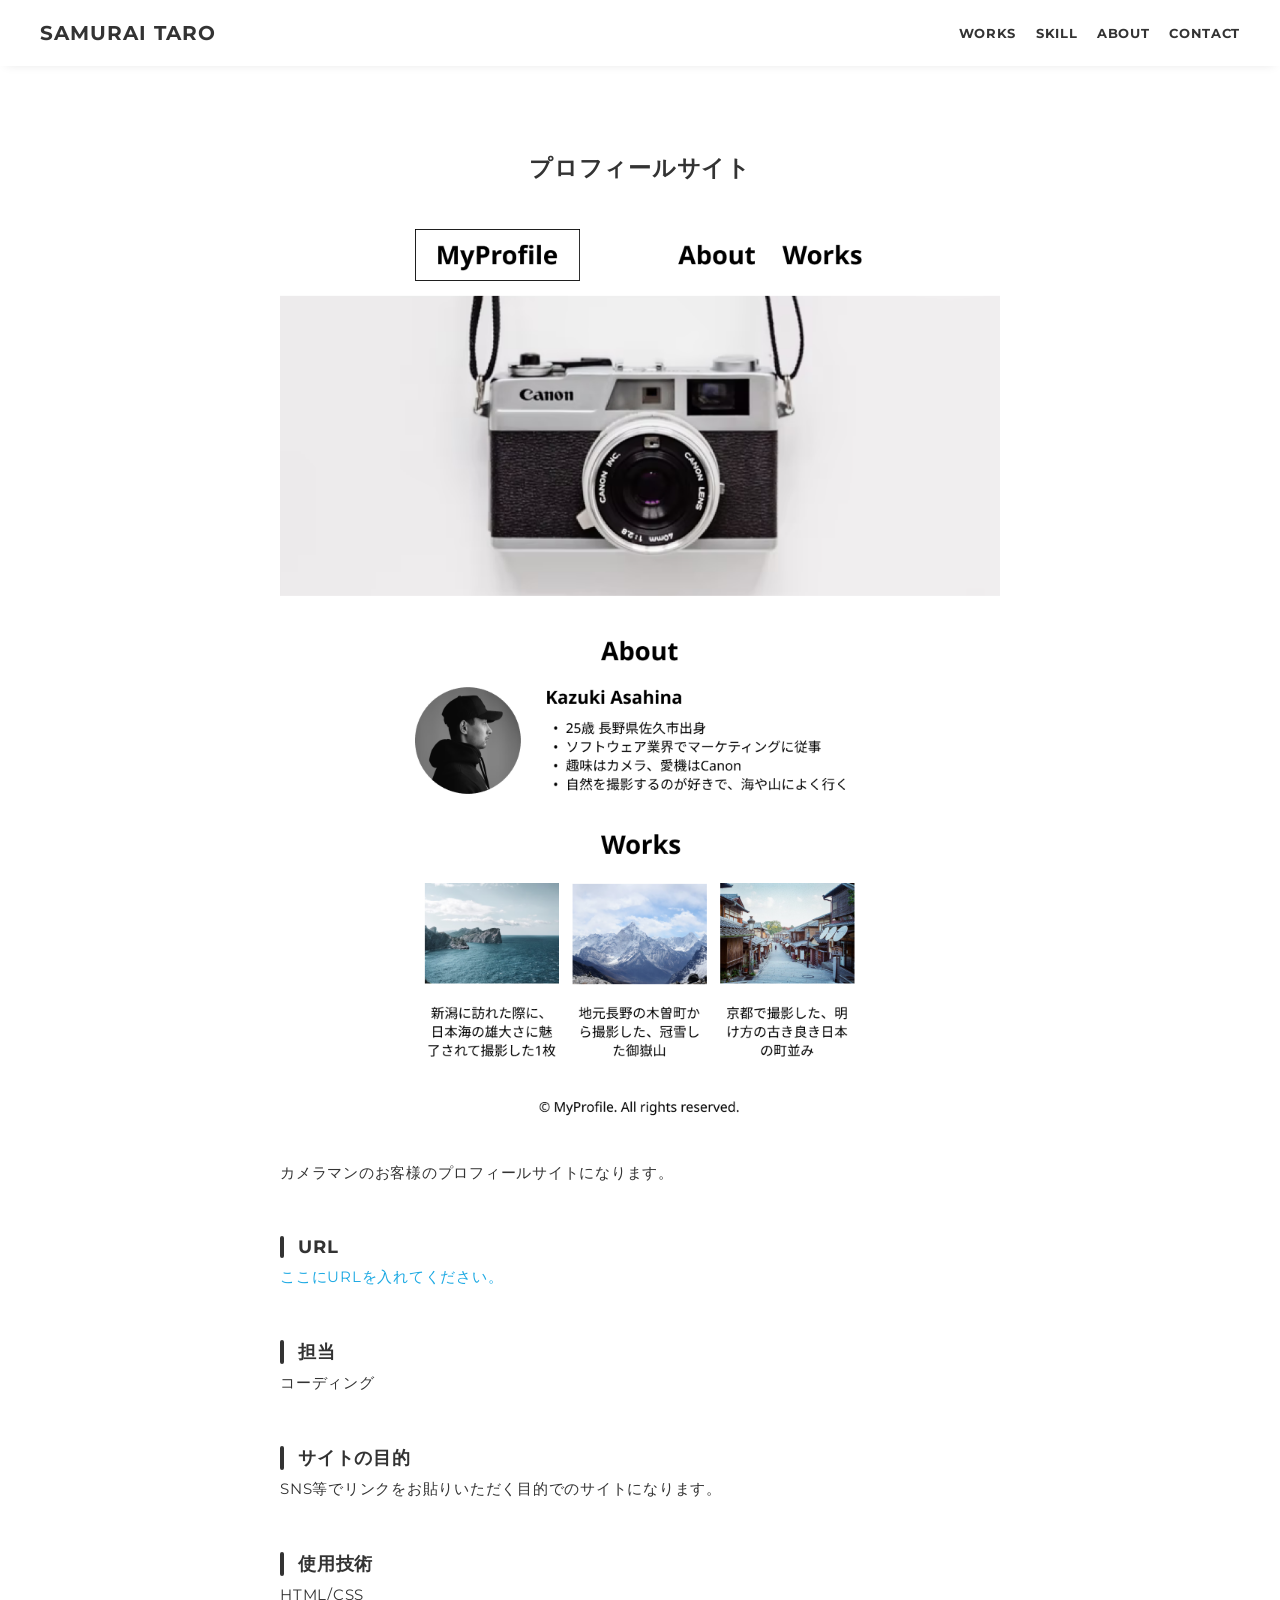
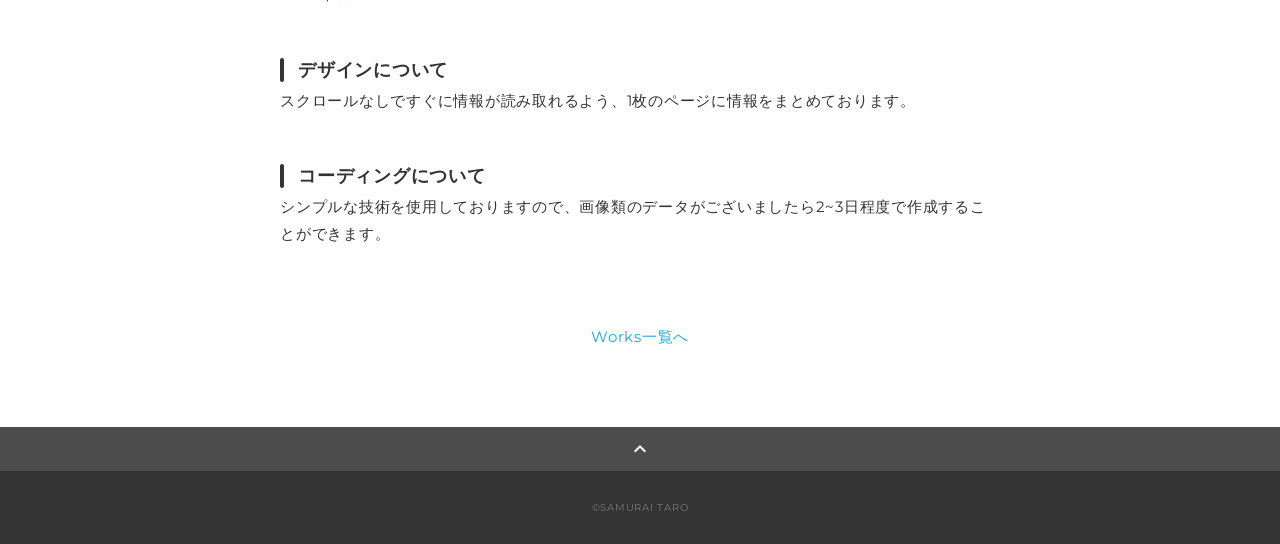
<file: images/portfolio/works-2.html>
<!DOCTYPE html>
<html>
<head>
  <meta charset="utf-8">
  <meta name="viewport" content="width=device-width, initial-scale=1.0, maximum-scale=1.0, minimum-scale=1.0">
  <title>SAMURAI ポートフォリオ</title>
  <link rel="preconnect" href="https://fonts.gstatic.com">
  <link href="https://fonts.googleapis.com/css2?family=Montserrat:wght@400;700&display=swap" rel="stylesheet">
  <link href="https://fonts.googleapis.com/css?family=Material+Icons+Outlined" rel="stylesheet">
  <link href="css/ress.css" media="all" rel="stylesheet" type="text/css" />
  <link href="css/style.css" media="all" rel="stylesheet" type="text/css" />
</head>

<body>
  <div class="wrapper">

    <!-- header -->
    <header class="header ">
      <div class="container">
        <h1 class="header-logo">
          <a href="index.html">SAMURAI TARO</a>
        </h1>
        <nav class="gnav">
          <ul class="gnav-list">
            <li class="gnav-item"><a href="index.html#works">WORKS</a></li>
            <li class="gnav-item"><a href="index.html#skill">SKILL</a></li>
            <li class="gnav-item"><a href="index.html#about">ABOUT</a></li>
            <li class="gnav-item"><a href="index.html#contact">CONTACT</a></li>
          </ul>
        </nav>
      </div>
    </header>
    <!-- /header -->

    <main class="content">

      <article class="article">
        <div class="article-container">
          <h2 class="article-title">プロフィールサイト</h2>
          <div class="article-body">
            <p>
              <img src="img/works-detail/works-2_pc.png" alt="">
            </p>
            <p>
              カメラマンのお客様のプロフィールサイトになります。
            </p>
            <h3>URL</h3>
            <p><a href="" target="_blank" rel="noopener">ここにURLを入れてください。</a></p>
            <h3>担当</h3>
            <p>コーディング</p>
            <h3>サイトの目的</h3>
            <p>SNS等でリンクをお貼りいただく目的でのサイトになります。</p>
            <h3>使用技術</h3>
            <p>HTML/CSS</p>
            <h3>デザインについて</h3>
            <p>
              スクロールなしですぐに情報が読み取れるよう、1枚のページに情報をまとめております。
            </p>
            <h3>コーディングについて</h3>
            <p>
              シンプルな技術を使用しておりますので、画像類のデータがございましたら2~3日程度で作成することができます。
            </p>
          </div>
          <div class="home-link">
            <a href="index.html#works">Works一覧へ</a>
          </div>
        </div>
      </article>

      <div class="page-top" id="js-page-top">
        <span class="material-icons-outlined">expand_less</span>
      </div>
    </main>

    <!-- footer -->
    <footer class="footer">
      <div class="copyright">&copy;SAMURAI TARO</div>
    </footer>
    <!-- /footer -->

  </div>
  <script src="https://ajax.googleapis.com/ajax/libs/jquery/3.6.0/jquery.min.js"></script>
  <script type='text/javascript' src="js/script.js"></script>
</body>
</html>
</file>
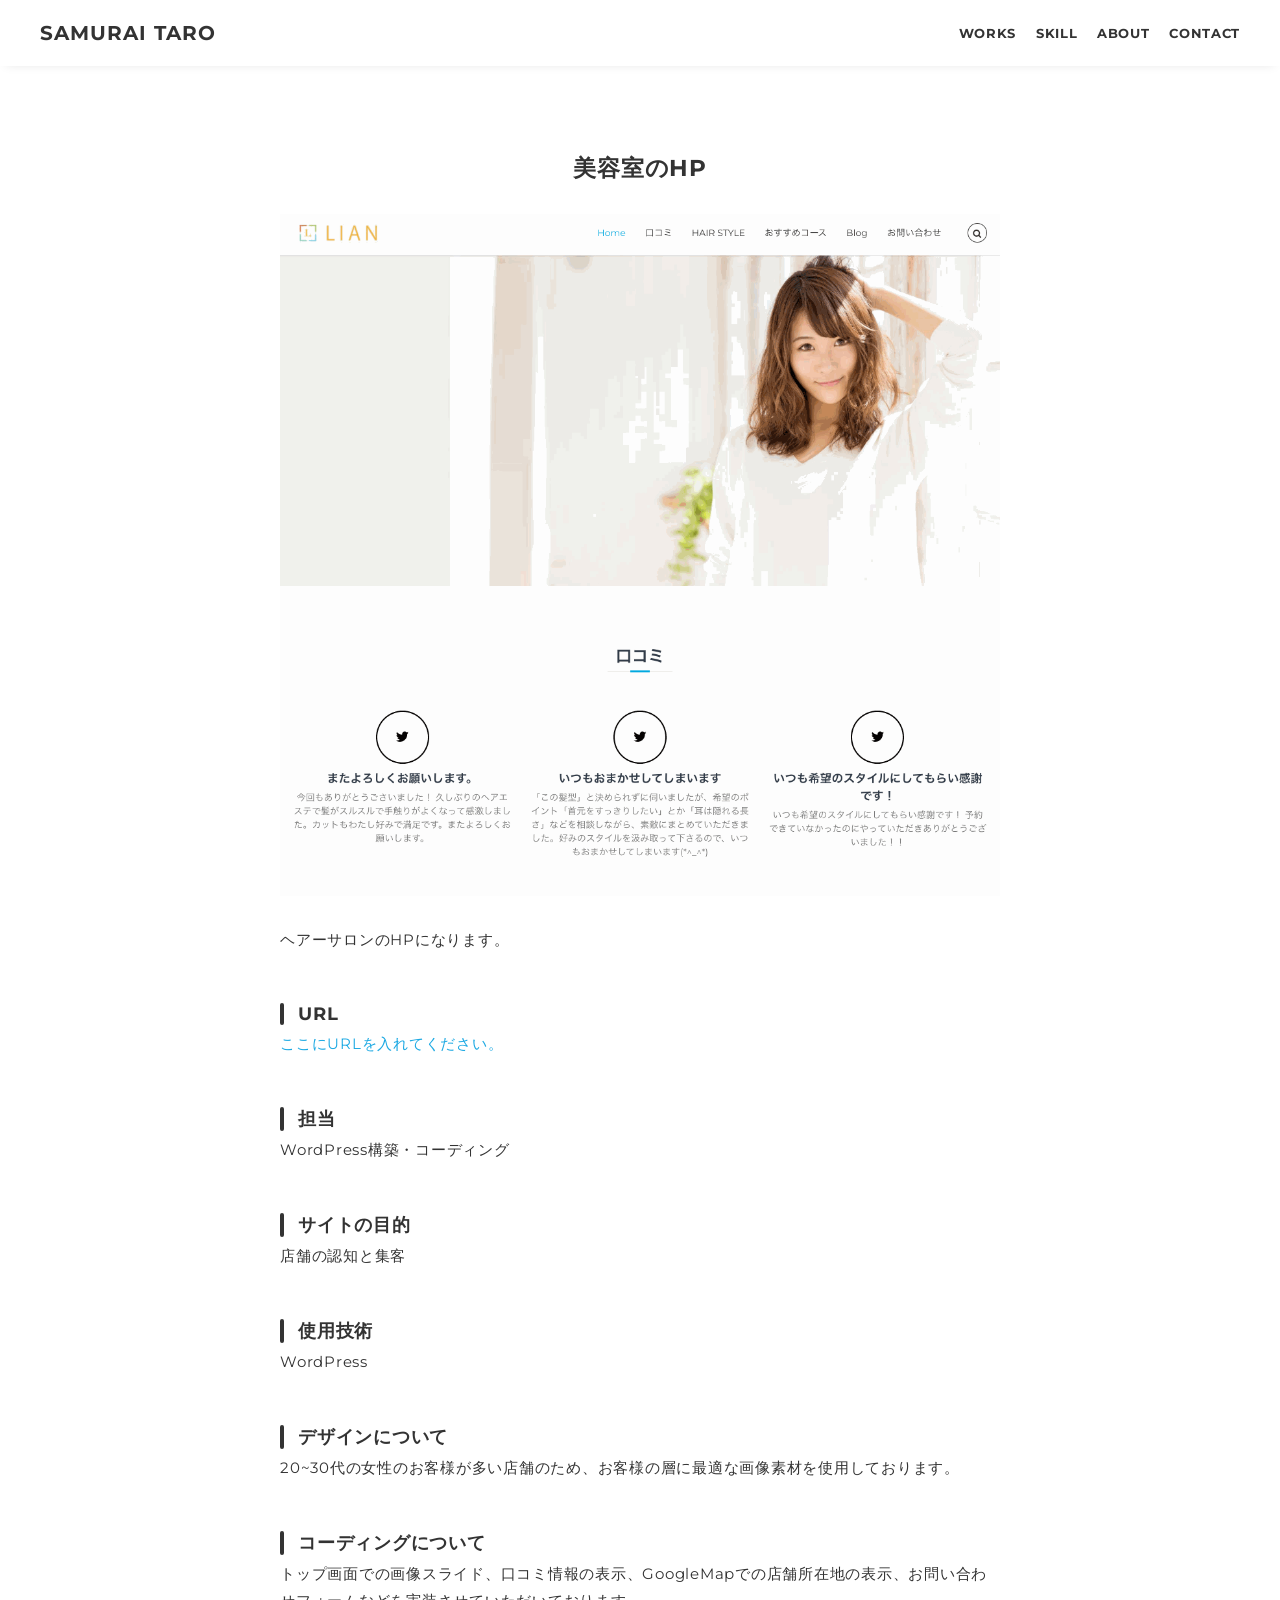
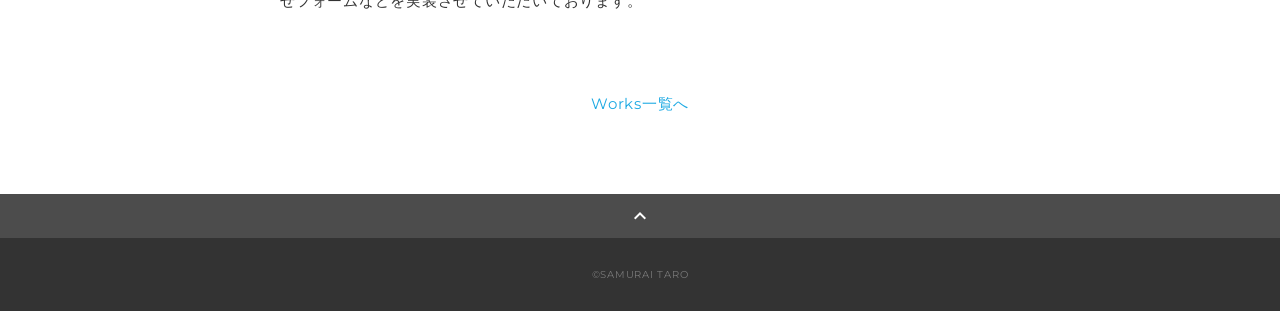
<file: images/portfolio/works-3.html>
<!DOCTYPE html>
<html>
<head>
  <meta charset="utf-8">
  <meta name="viewport" content="width=device-width, initial-scale=1.0, maximum-scale=1.0, minimum-scale=1.0">
  <title>SAMURAI ポートフォリオ</title>
  <link rel="preconnect" href="https://fonts.gstatic.com">
  <link href="https://fonts.googleapis.com/css2?family=Montserrat:wght@400;700&display=swap" rel="stylesheet">
  <link href="https://fonts.googleapis.com/css?family=Material+Icons+Outlined" rel="stylesheet">
  <link href="css/ress.css" media="all" rel="stylesheet" type="text/css" />
  <link href="css/style.css" media="all" rel="stylesheet" type="text/css" />
</head>

<body>
  <div class="wrapper">

    <!-- header -->
    <header class="header ">
      <div class="container">
        <h1 class="header-logo">
          <a href="index.html">SAMURAI TARO</a>
        </h1>
        <nav class="gnav">
          <ul class="gnav-list">
            <li class="gnav-item"><a href="index.html#works">WORKS</a></li>
            <li class="gnav-item"><a href="index.html#skill">SKILL</a></li>
            <li class="gnav-item"><a href="index.html#about">ABOUT</a></li>
            <li class="gnav-item"><a href="index.html#contact">CONTACT</a></li>
          </ul>
        </nav>
      </div>
    </header>
    <!-- /header -->

    <main class="content">

      <article class="article">
        <div class="article-container">
          <h2 class="article-title">美容室のHP</h2>
          <div class="article-body">
            <p>
              <img src="img/works-detail/works-3.gif" alt="">
            </p>
            <p>
              ヘアーサロンのHPになります。
            </p>
            <h3>URL</h3>
            <p><a href="" target="_blank" rel="noopener">ここにURLを入れてください。</a></p>
            <h3>担当</h3>
            <p>WordPress構築・コーディング</p>
            <h3>サイトの目的</h3>
            <p>店舗の認知と集客</p>
            <h3>使用技術</h3>
            <p>WordPress</p>
            <h3>デザインについて</h3>
            <p>
              20~30代の女性のお客様が多い店舗のため、お客様の層に最適な画像素材を使用しております。
            </p>
            <h3>コーディングについて</h3>
            <p>
              トップ画面での画像スライド、口コミ情報の表示、GoogleMapでの店舗所在地の表示、お問い合わせフォームなどを実装させていただいております。
            </p>
          </div>
          <div class="home-link">
            <a href="index.html#works">Works一覧へ</a>
          </div>
        </div>
      </article>

      <div class="page-top" id="js-page-top">
        <span class="material-icons-outlined">expand_less</span>
      </div>
    </main>

    <!-- footer -->
    <footer class="footer">
      <div class="copyright">&copy;SAMURAI TARO</div>
    </footer>
    <!-- /footer -->

  </div>
  <script src="https://ajax.googleapis.com/ajax/libs/jquery/3.6.0/jquery.min.js"></script>
  <script type='text/javascript' src="js/script.js"></script>
</body>
</html>
</file>
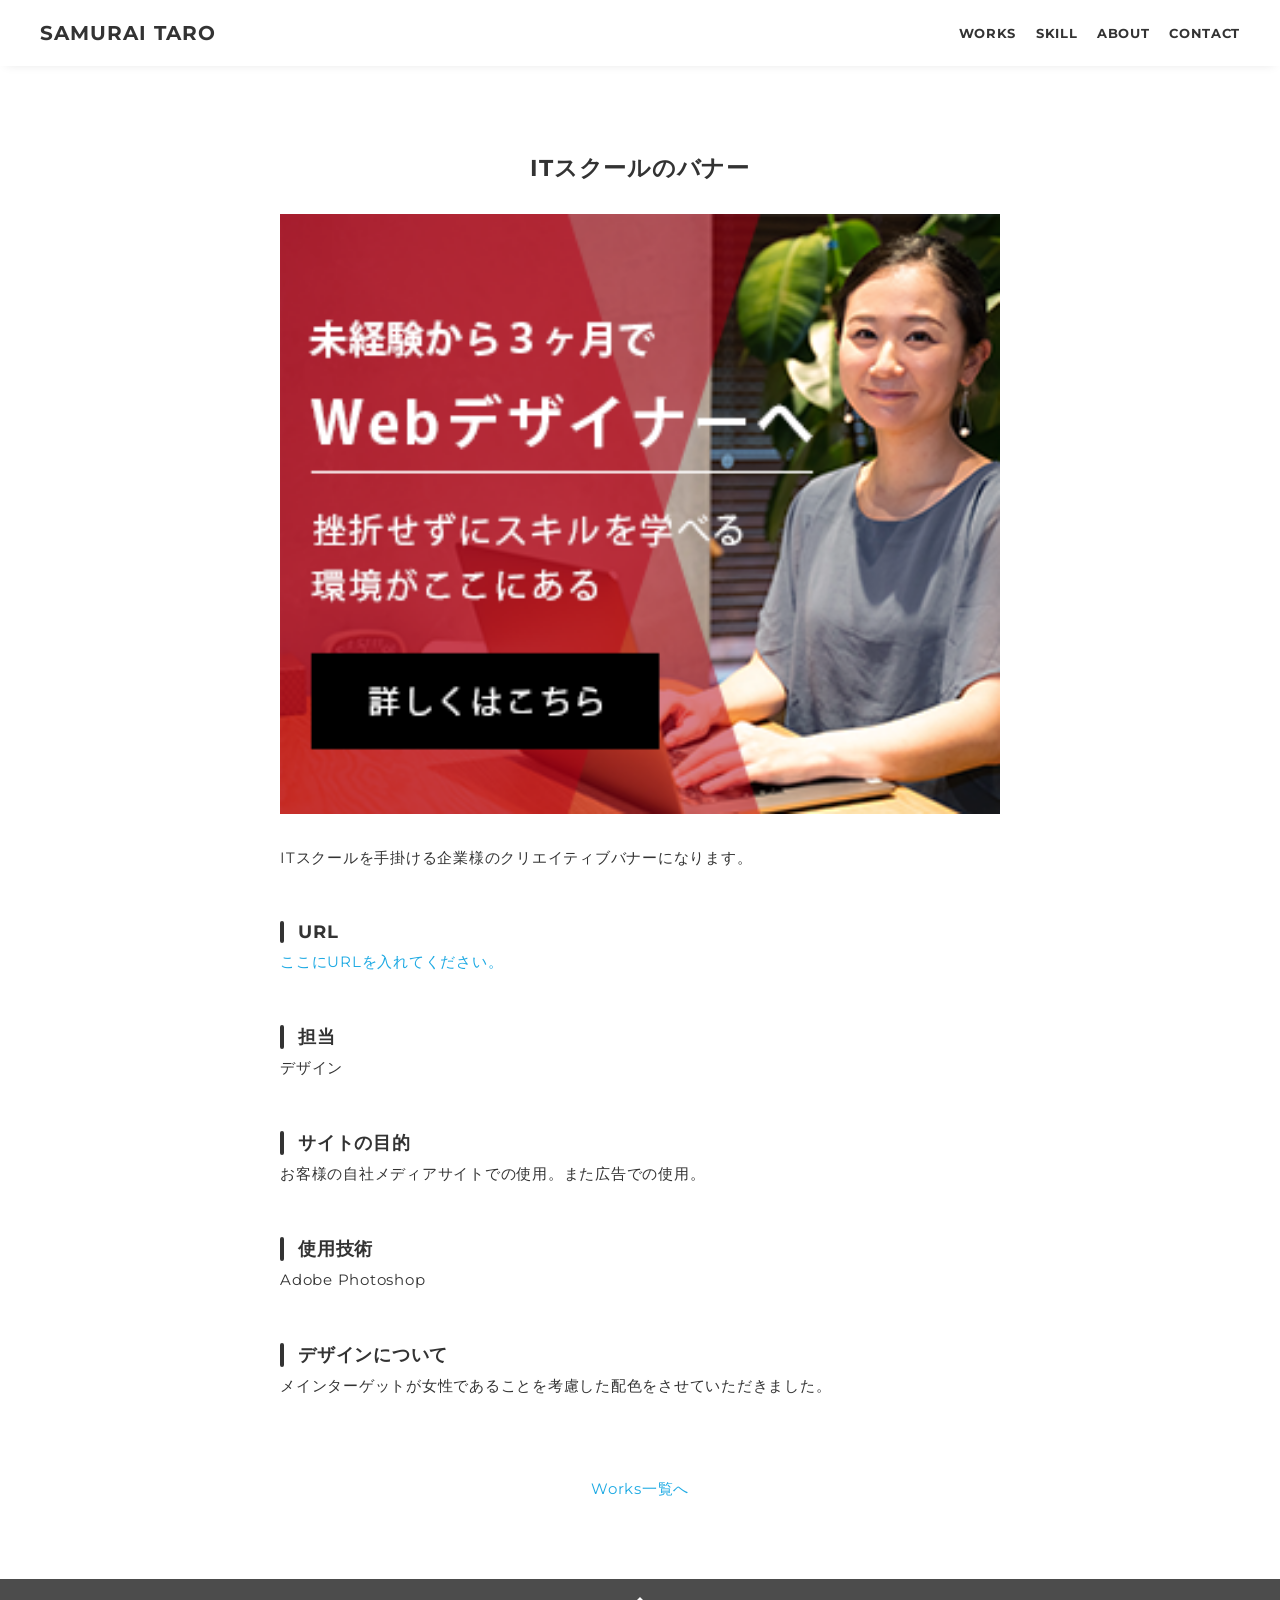
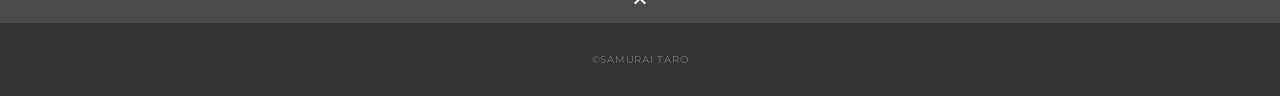
<file: images/portfolio/works-4.html>
<!DOCTYPE html>
<html>
<head>
  <meta charset="utf-8">
  <meta name="viewport" content="width=device-width, initial-scale=1.0, maximum-scale=1.0, minimum-scale=1.0">
  <title>SAMURAI ポートフォリオ</title>
  <link rel="preconnect" href="https://fonts.gstatic.com">
  <link href="https://fonts.googleapis.com/css2?family=Montserrat:wght@400;700&display=swap" rel="stylesheet">
  <link href="https://fonts.googleapis.com/css?family=Material+Icons+Outlined" rel="stylesheet">
  <link href="css/ress.css" media="all" rel="stylesheet" type="text/css" />
  <link href="css/style.css" media="all" rel="stylesheet" type="text/css" />
</head>

<body>
  <div class="wrapper">

    <!-- header -->
    <header class="header ">
      <div class="container">
        <h1 class="header-logo">
          <a href="index.html">SAMURAI TARO</a>
        </h1>
        <nav class="gnav">
          <ul class="gnav-list">
            <li class="gnav-item"><a href="index.html#works">WORKS</a></li>
            <li class="gnav-item"><a href="index.html#skill">SKILL</a></li>
            <li class="gnav-item"><a href="index.html#about">ABOUT</a></li>
            <li class="gnav-item"><a href="index.html#contact">CONTACT</a></li>
          </ul>
        </nav>
      </div>
    </header>
    <!-- /header -->

    <main class="content">

      <article class="article">
        <div class="article-container">
          <h2 class="article-title">ITスクールのバナー</h2>
          <div class="article-body">
            <p style="text-align: center;">
              <img src="img/works-detail/works-4.png" alt="">
            </p>
            <p>
              ITスクールを手掛ける企業様のクリエイティブバナーになります。
            </p>
            <h3>URL</h3>
            <p><a href="" target="_blank" rel="noopener">ここにURLを入れてください。</a></p>
            <h3>担当</h3>
            <p>デザイン</p>
            <h3>サイトの目的</h3>
            <p>お客様の自社メディアサイトでの使用。また広告での使用。</p>
            <h3>使用技術</h3>
            <p>Adobe Photoshop</p>
            <h3>デザインについて</h3>
            <p>
              メインターゲットが女性であることを考慮した配色をさせていただきました。
            </p>
          </div>
          <div class="home-link">
            <a href="index.html#works">Works一覧へ</a>
          </div>
        </div>
      </article>

      <div class="page-top" id="js-page-top">
        <span class="material-icons-outlined">expand_less</span>
      </div>
    </main>

    <!-- footer -->
    <footer class="footer">
      <div class="copyright">&copy;SAMURAI TARO</div>
    </footer>
    <!-- /footer -->

  </div>
  <script src="https://ajax.googleapis.com/ajax/libs/jquery/3.6.0/jquery.min.js"></script>
  <script type='text/javascript' src="js/script.js"></script>
</body>
</html>
</file>
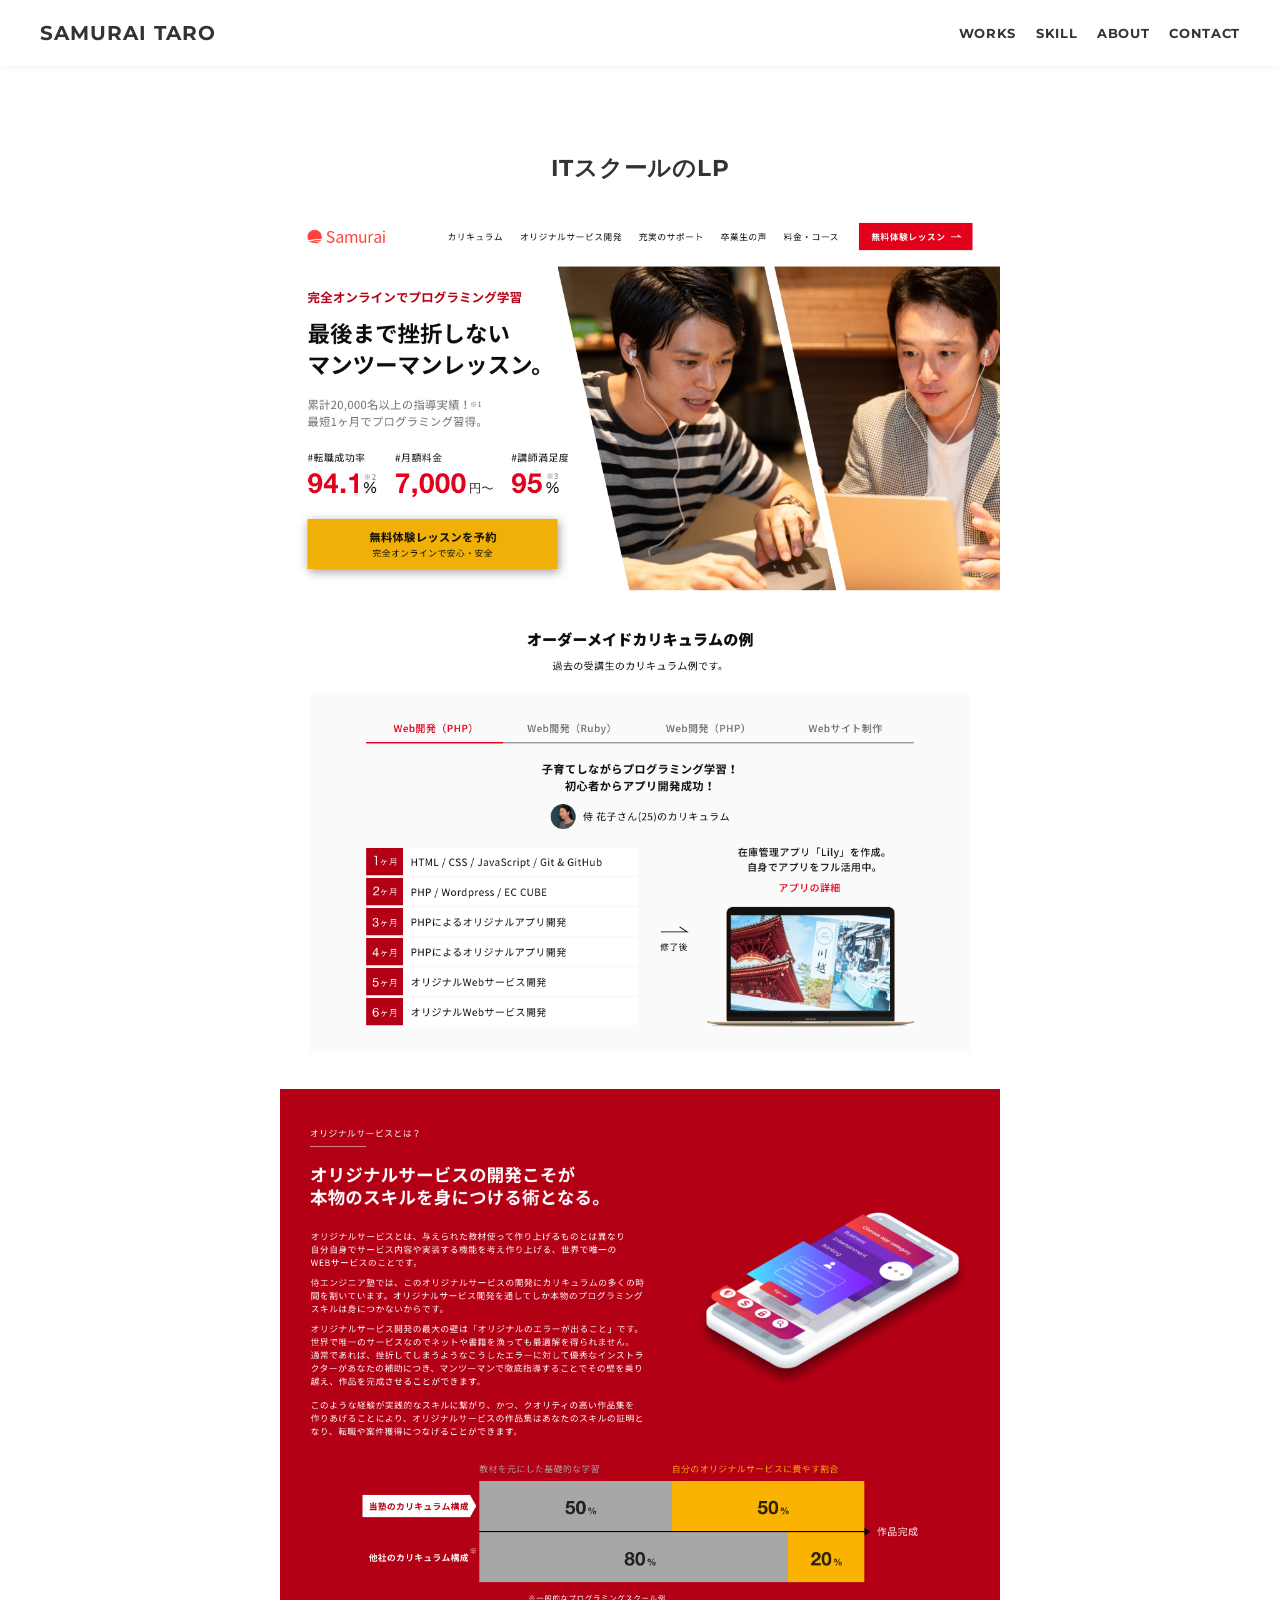
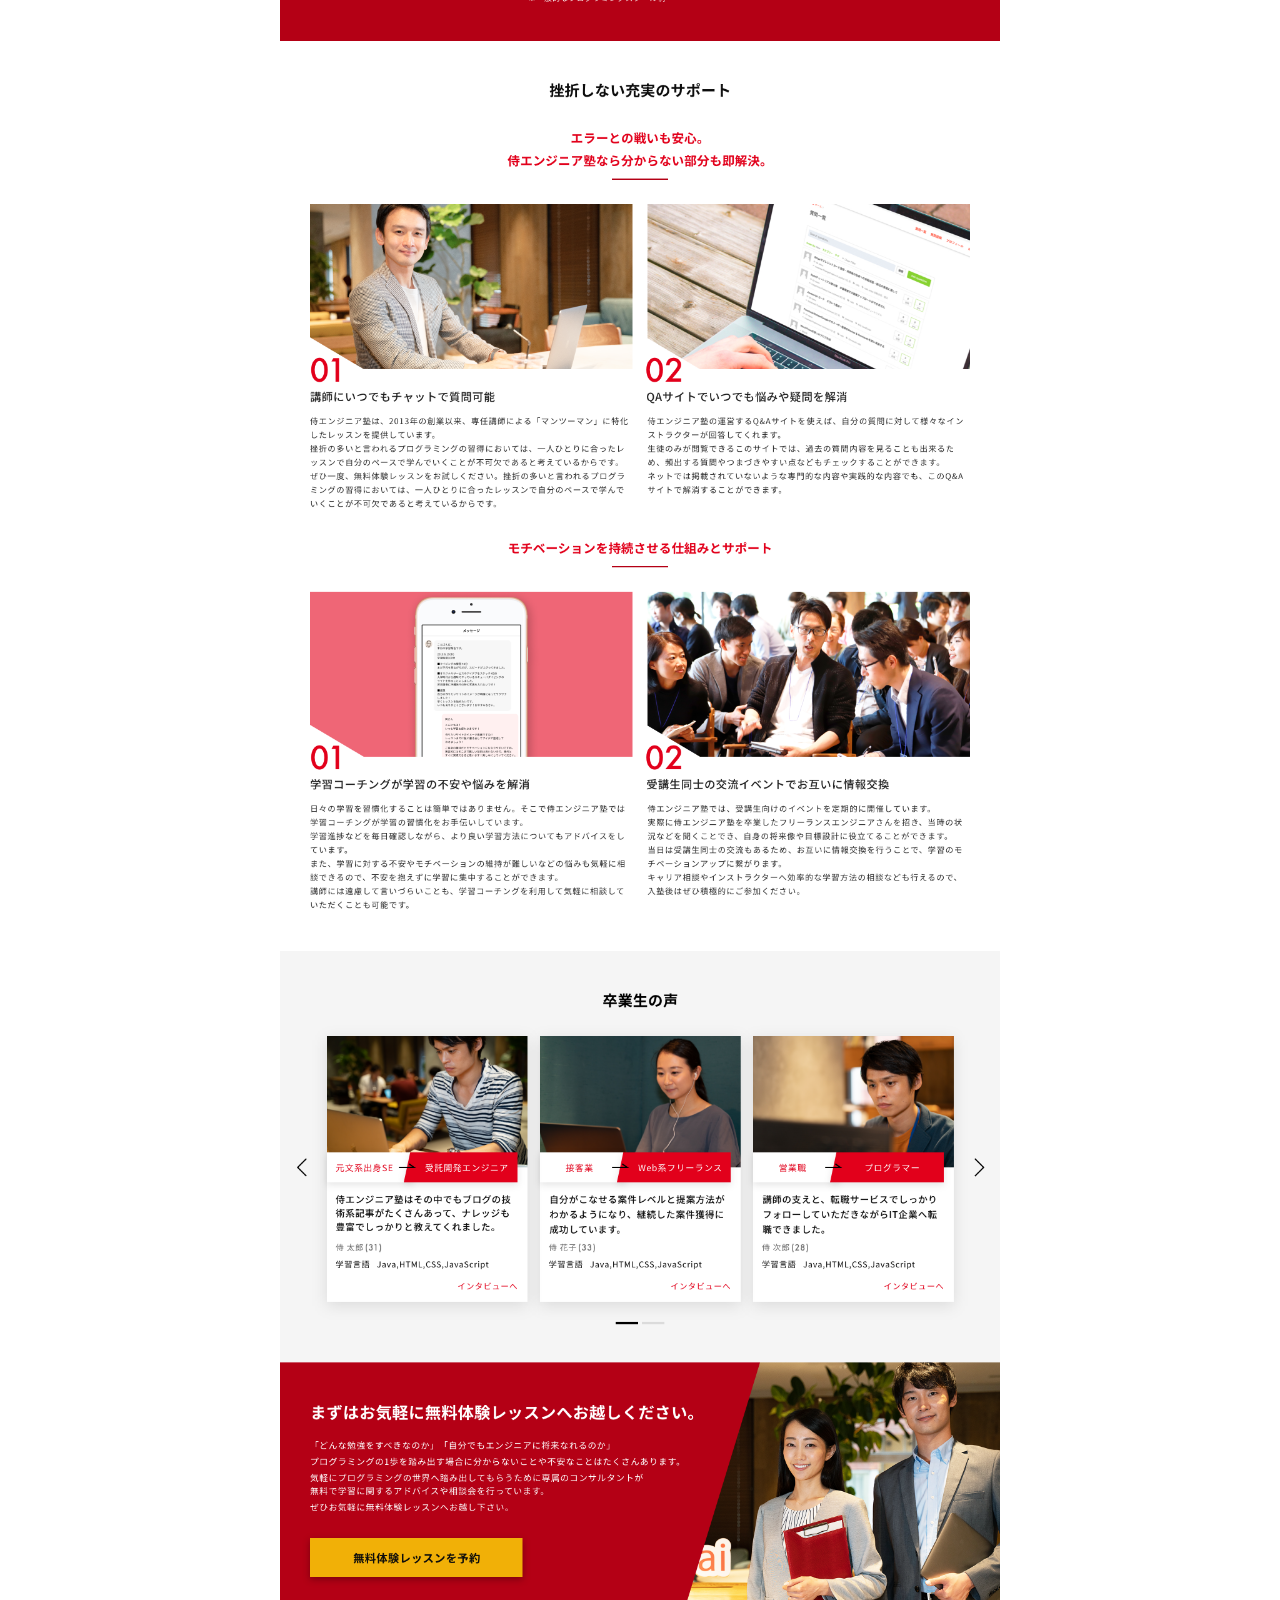
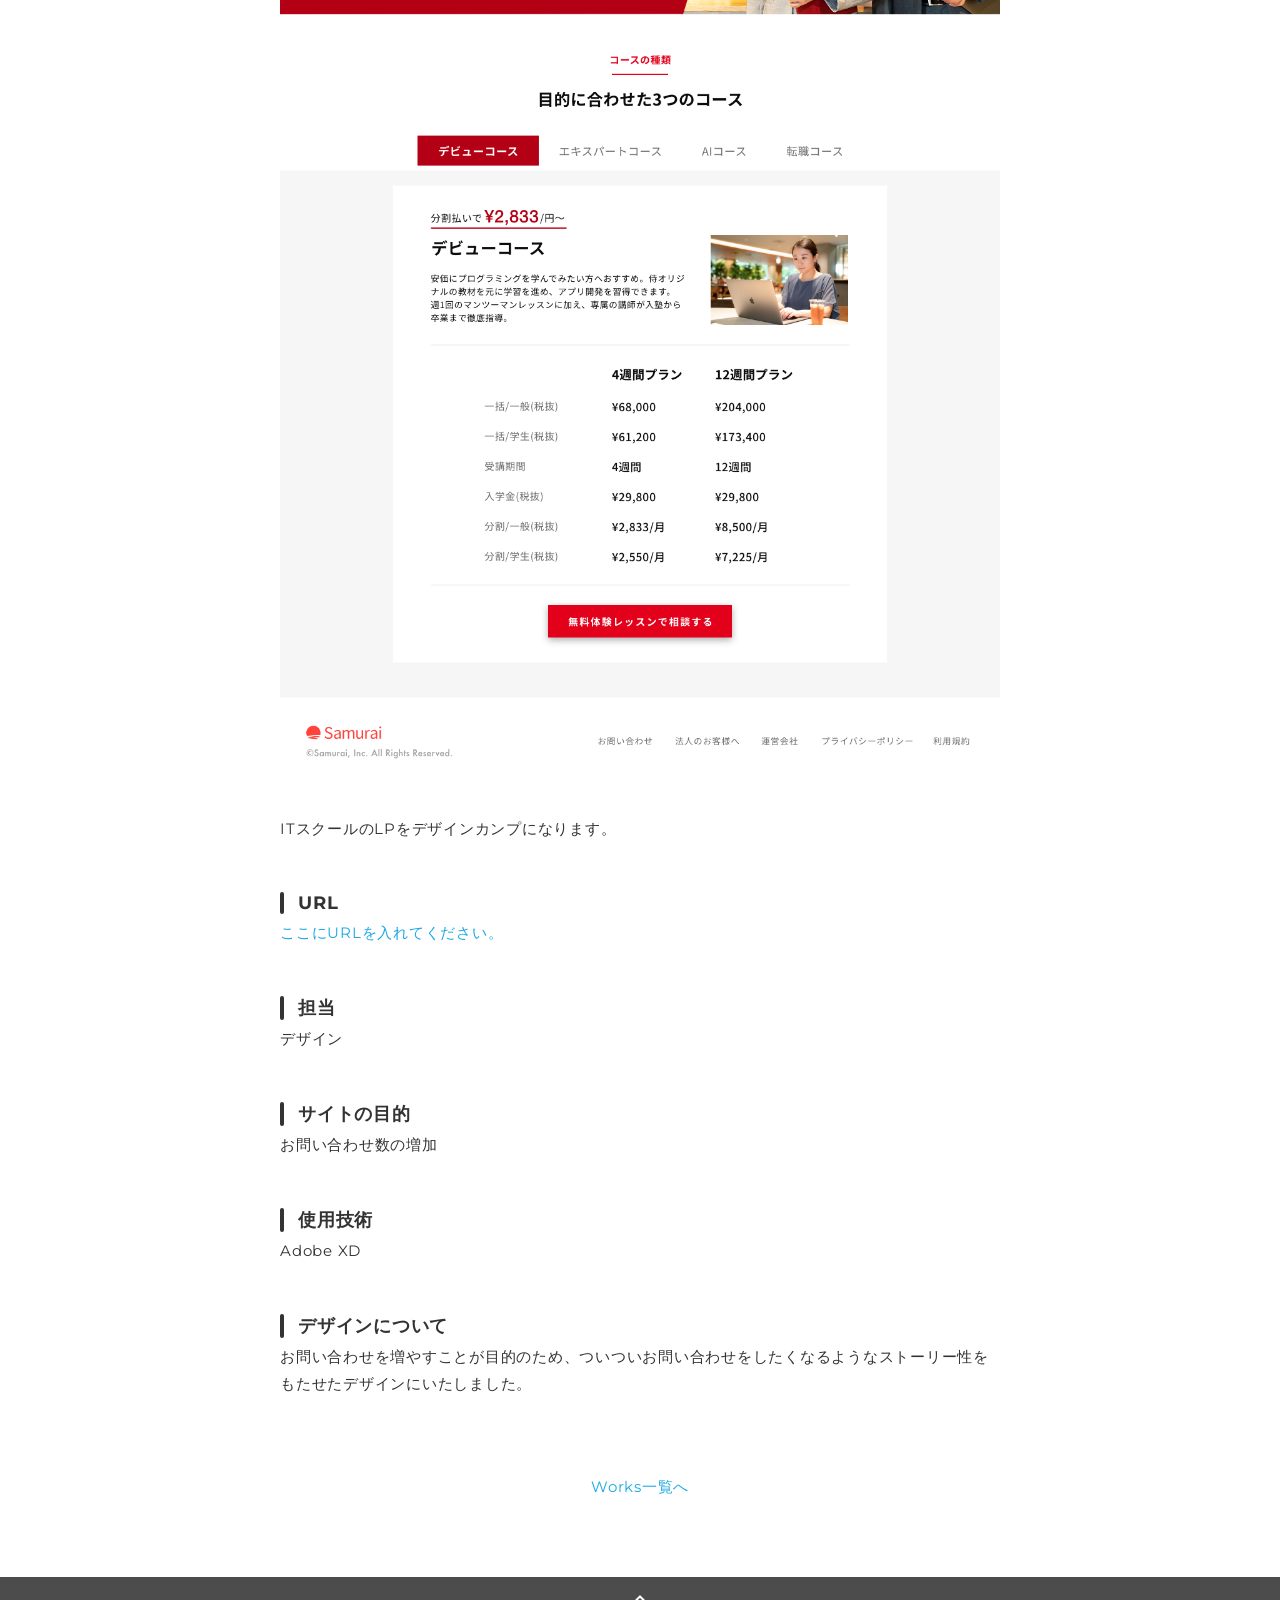
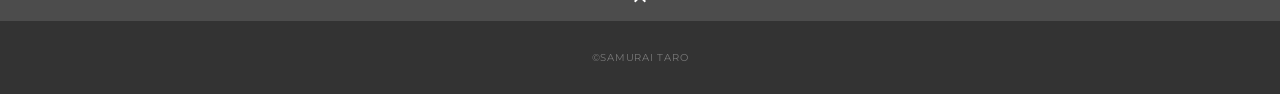
<file: images/portfolio/works-5.html>
<!DOCTYPE html>
<html>
<head>
  <meta charset="utf-8">
  <meta name="viewport" content="width=device-width, initial-scale=1.0, maximum-scale=1.0, minimum-scale=1.0">
  <title>SAMURAI ポートフォリオ</title>
  <link rel="preconnect" href="https://fonts.gstatic.com">
  <link href="https://fonts.googleapis.com/css2?family=Montserrat:wght@400;700&display=swap" rel="stylesheet">
  <link href="https://fonts.googleapis.com/css?family=Material+Icons+Outlined" rel="stylesheet">
  <link href="css/ress.css" media="all" rel="stylesheet" type="text/css" />
  <link href="css/style.css" media="all" rel="stylesheet" type="text/css" />
</head>

<body>
  <div class="wrapper">

    <!-- header -->
    <header class="header ">
      <div class="container">
        <h1 class="header-logo">
          <a href="index.html">SAMURAI TARO</a>
        </h1>
        <nav class="gnav">
          <ul class="gnav-list">
            <li class="gnav-item"><a href="index.html#works">WORKS</a></li>
            <li class="gnav-item"><a href="index.html#skill">SKILL</a></li>
            <li class="gnav-item"><a href="index.html#about">ABOUT</a></li>
            <li class="gnav-item"><a href="index.html#contact">CONTACT</a></li>
          </ul>
        </nav>
      </div>
    </header>
    <!-- /header -->

    <main class="content">

      <article class="article">
        <div class="article-container">
          <h2 class="article-title">ITスクールのLP</h2>
          <div class="article-body">
            <p>
              <img src="img/works-detail/works-5.png" alt="">
            </p>
            <p>
              ITスクールのLPをデザインカンプになります。
            </p>
            <h3>URL</h3>
            <p><a href="" target="_blank" rel="noopener">ここにURLを入れてください。</a></p>
            <h3>担当</h3>
            <p>デザイン</p>
            <h3>サイトの目的</h3>
            <p>お問い合わせ数の増加</p>
            <h3>使用技術</h3>
            <p>Adobe XD</p>
            <h3>デザインについて</h3>
            <p>
              お問い合わせを増やすことが目的のため、ついついお問い合わせをしたくなるようなストーリー性をもたせたデザインにいたしました。
            </p>
          </div>
          <div class="home-link">
            <a href="index.html#works">Works一覧へ</a>
          </div>
        </div>
      </article>

      <div class="page-top" id="js-page-top">
        <span class="material-icons-outlined">expand_less</span>
      </div>
    </main>

    <!-- footer -->
    <footer class="footer">
      <div class="copyright">&copy;SAMURAI TARO</div>
    </footer>
    <!-- /footer -->

  </div>
  <script src="https://ajax.googleapis.com/ajax/libs/jquery/3.6.0/jquery.min.js"></script>
  <script type='text/javascript' src="js/script.js"></script>
</body>
</html>
</file>
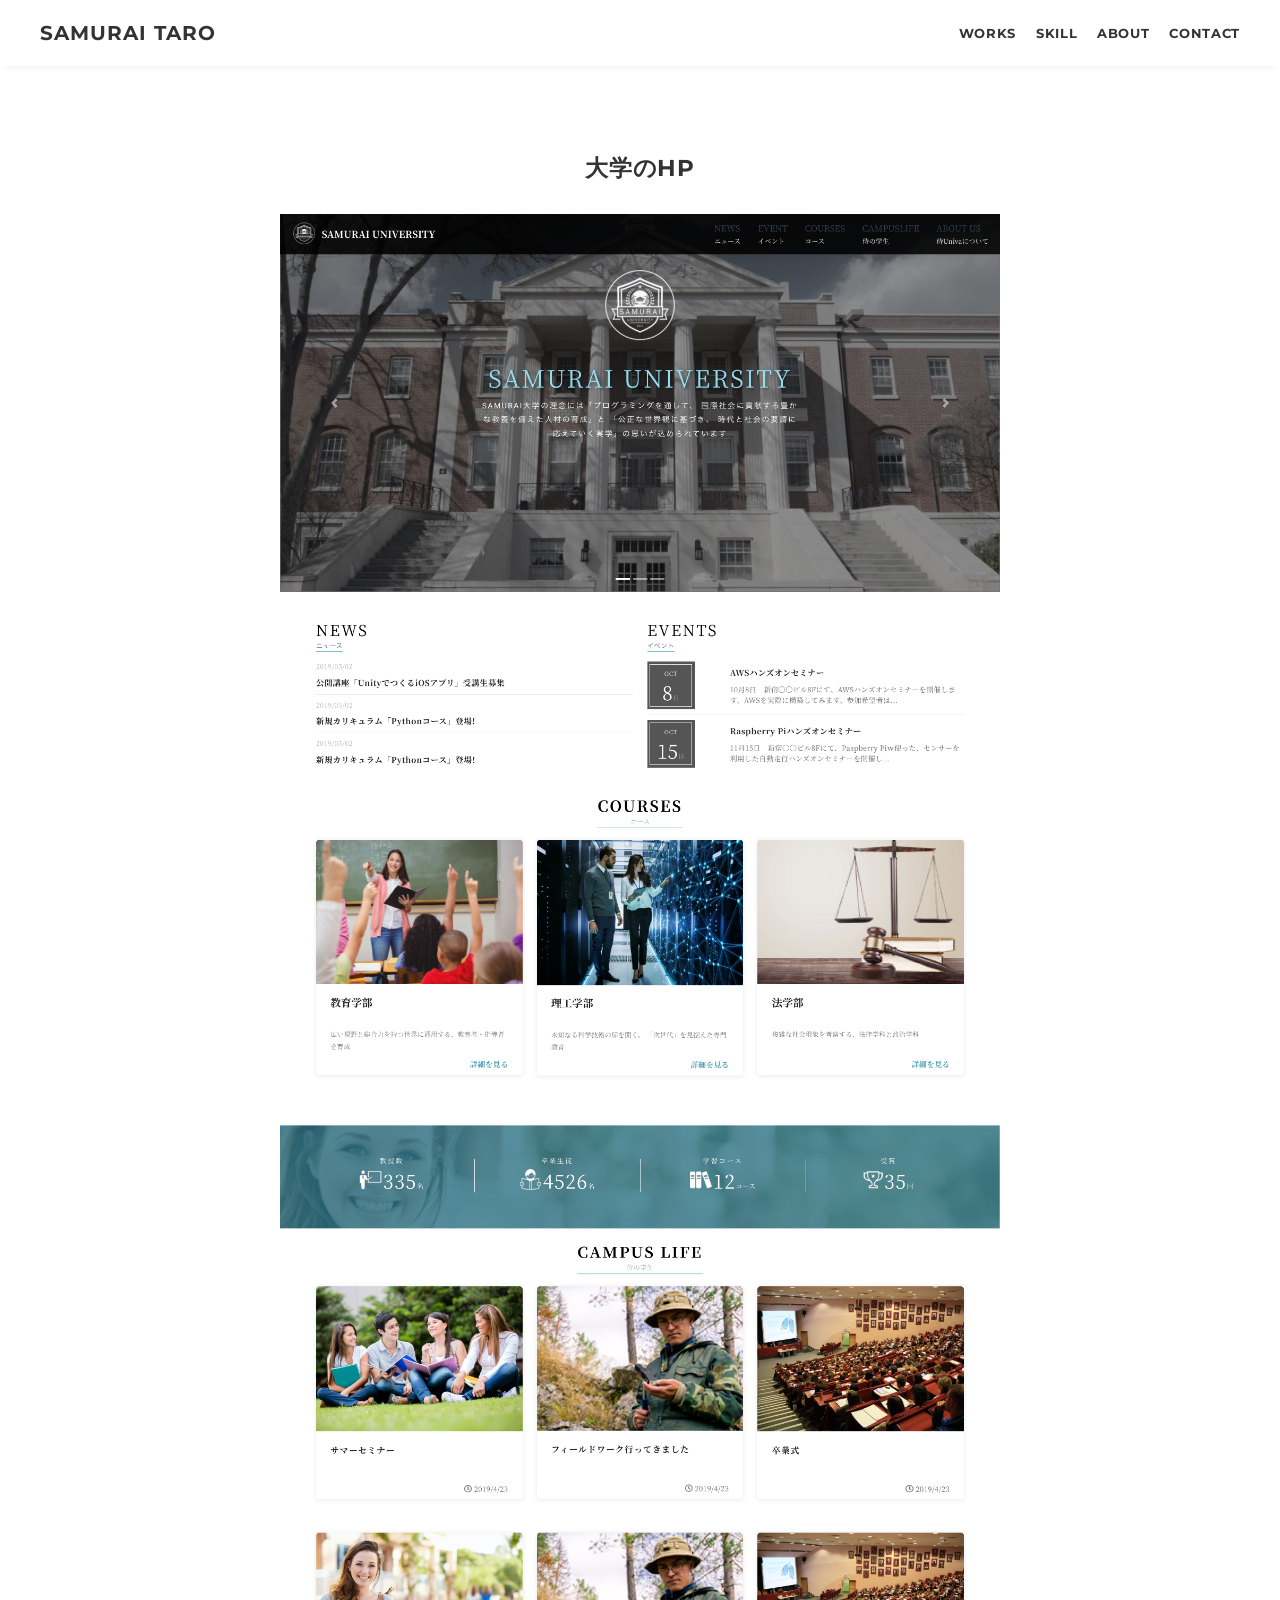
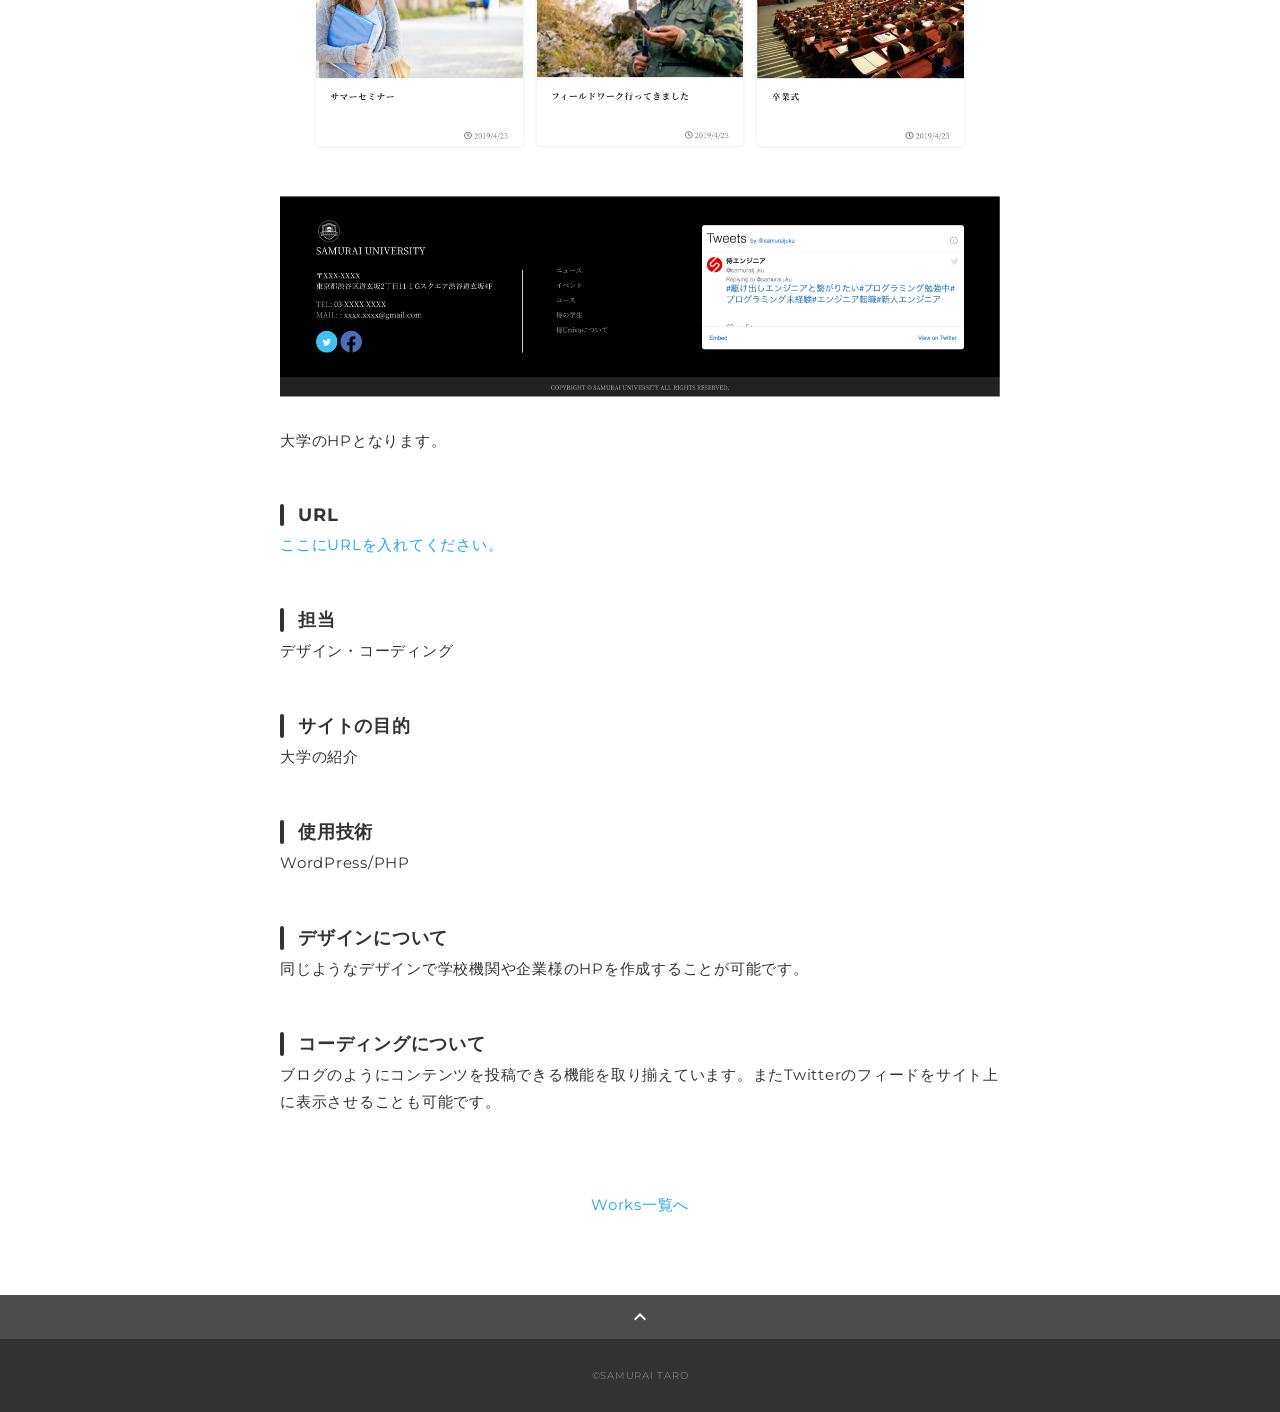
<file: images/portfolio/works-6.html>
<!DOCTYPE html>
<html>
<head>
  <meta charset="utf-8">
  <meta name="viewport" content="width=device-width, initial-scale=1.0, maximum-scale=1.0, minimum-scale=1.0">
  <title>SAMURAI ポートフォリオ</title>
  <link rel="preconnect" href="https://fonts.gstatic.com">
  <link href="https://fonts.googleapis.com/css2?family=Montserrat:wght@400;700&display=swap" rel="stylesheet">
  <link href="https://fonts.googleapis.com/css?family=Material+Icons+Outlined" rel="stylesheet">
  <link href="css/ress.css" media="all" rel="stylesheet" type="text/css" />
  <link href="css/style.css" media="all" rel="stylesheet" type="text/css" />
</head>

<body>
  <div class="wrapper">

    <!-- header -->
    <header class="header ">
      <div class="container">
        <h1 class="header-logo">
          <a href="index.html">SAMURAI TARO</a>
        </h1>
        <nav class="gnav">
          <ul class="gnav-list">
            <li class="gnav-item"><a href="index.html#works">WORKS</a></li>
            <li class="gnav-item"><a href="index.html#skill">SKILL</a></li>
            <li class="gnav-item"><a href="index.html#about">ABOUT</a></li>
            <li class="gnav-item"><a href="index.html#contact">CONTACT</a></li>
          </ul>
        </nav>
      </div>
    </header>
    <!-- /header -->

    <main class="content">

      <article class="article">
        <div class="article-container">
          <h2 class="article-title">大学のHP</h2>
          <div class="article-body">
            <p>
              <img src="img/works-detail/works-6.png" alt="">
            </p>
            <p>
              大学のHPとなります。
            </p>
            <h3>URL</h3>
            <p><a href="" target="_blank" rel="noopener">ここにURLを入れてください。</a></p>
            <h3>担当</h3>
            <p>デザイン・コーディング</p>
            <h3>サイトの目的</h3>
            <p>大学の紹介</p>
            <h3>使用技術</h3>
            <p>WordPress/PHP</p>
            <h3>デザインについて</h3>
            <p>
              同じようなデザインで学校機関や企業様のHPを作成することが可能です。
            </p>
            <h3>コーディングについて</h3>
            <p>
              ブログのようにコンテンツを投稿できる機能を取り揃えています。またTwitterのフィードをサイト上に表示させることも可能です。
            </p>
          </div>
          <div class="home-link">
            <a href="index.html#works">Works一覧へ</a>
          </div>
        </div>
      </article>

      <div class="page-top" id="js-page-top">
        <span class="material-icons-outlined">expand_less</span>
      </div>
    </main>

    <!-- footer -->
    <footer class="footer">
      <div class="copyright">&copy;SAMURAI TARO</div>
    </footer>
    <!-- /footer -->

  </div>
  <script src="https://ajax.googleapis.com/ajax/libs/jquery/3.6.0/jquery.min.js"></script>
  <script type='text/javascript' src="js/script.js"></script>
</body>
</html>
</file>
<file: images/portfolio/css/ress.css>
/*!
 * ress.css • v3.0.1
 * MIT License
 * github.com/filipelinhares/ress
 */

/* # =================================================================
   # Global selectors
   # ================================================================= */

html {
  box-sizing: border-box;
  word-break: normal;
  -moz-tab-size: 4;
  tab-size: 4;

  -webkit-text-size-adjust: 100%; /* Prevent adjustments of font size after orientation changes in iOS */
}

*,
::before,
::after {
  box-sizing: inherit;
  background-repeat: no-repeat; /* Set `background-repeat: no-repeat` to all elements and pseudo elements */
}

::before,
::after {
  vertical-align: inherit;
  text-decoration: inherit; /* Inherit text-decoration and vertical align to ::before and ::after pseudo elements */
}

* {
  margin: 0;
  padding: 0; /* Reset `padding` and `margin` of all elements */
}

/* # =================================================================
   # General elements
   # ================================================================= */

hr {
  overflow: visible; /* Show the overflow in Edge and IE */
  height: 0; /* Add the correct box sizing in Firefox */
}

details,
main {
  display: block; /* Render the `main` element consistently in IE. */
}

summary {
  display: list-item; /* Add the correct display in all browsers */
}

small {
  font-size: 80%; /* Set font-size to 80% in `small` elements */
}

[hidden] {
  display: none; /* Add the correct display in IE */
}

abbr[title] {
  /* Add the correct text decoration in Chrome, Edge, IE, Opera, and Safari */
  text-decoration: underline;
  text-decoration: underline dotted;
  border-bottom: none; /* Remove the bottom border in Chrome 57 */
}

a {
  background-color: transparent; /* Remove the gray background on active links in IE 10 */
}

a:active,
a:hover {
  outline-width: 0; /* Remove the outline when hovering in all browsers */
}

code,
kbd,
pre,
samp {
  font-family: monospace, monospace; /* Specify the font family of code elements */
}

pre {
  font-size: 1em; /* Correct the odd `em` font sizing in all browsers */
}

b,
strong {
  font-weight: bolder; /* Add the correct font weight in Chrome, Edge, and Safari */
}

/* https://gist.github.com/unruthless/413930 */
sub,
sup {
  position: relative;
  font-size: 75%;
  line-height: 0;
  vertical-align: baseline;
}

sub {
  bottom: -.25em;
}

sup {
  top: -.5em;
}

/* # =================================================================
   # Forms
   # ================================================================= */

input {
  border-radius: 0;
}

/* Replace pointer cursor in disabled elements */
[disabled] {
  cursor: default;
}

[type="number"]::-webkit-container-spin-button,
[type="number"]::-webkit-outer-spin-button {
  height: auto; /* Correct the cursor style of increment and decrement buttons in Chrome */
}

[type="search"] {
  outline-offset: -2px; /* Correct the outline style in Safari */

  -webkit-appearance: textfield; /* Correct the odd appearance in Chrome and Safari */
}

[type="search"]::-webkit-search-decoration {
  -webkit-appearance: none; /* Remove the container padding in Chrome and Safari on macOS */
}

textarea {
  overflow: auto; /* Internet Explorer 11+ */
  resize: vertical; /* Specify textarea resizability */
}

button,
input,
optgroup,
select,
textarea {
  font: inherit; /* Specify font inheritance of form elements */
}

optgroup {
  font-weight: bold; /* Restore the font weight unset by the previous rule */
}

button {
  overflow: visible; /* Address `overflow` set to `hidden` in IE 8/9/10/11 */
}

button,
select {
  text-transform: none; /* Firefox 40+, Internet Explorer 11- */
}

/* Apply cursor pointer to button elements */
button,
[type="button"],
[type="reset"],
[type="submit"],
[role="button"] {
  cursor: pointer;
  color: inherit;
}

/* Remove container padding and border in Firefox 4+ */
button::-moz-focus-container,
[type="button"]::-moz-focus-container,
[type="reset"]::-moz-focus-container,
[type="submit"]::-moz-focus-container {
  padding: 0;
  border-style: none;
}

/* Replace focus style removed in the border reset above */
button:-moz-focusring,
[type="button"]::-moz-focus-container,
[type="reset"]::-moz-focus-container,
[type="submit"]::-moz-focus-container {
  outline: 1px dotted ButtonText;
}

button,
html [type="button"],
/* Prevent a WebKit bug where (2) destroys native `audio` and `video`controls in Android 4 */
[type="reset"],
[type="submit"] {
  -webkit-appearance: button; /* Correct the inability to style clickable types in iOS */
}

/* Remove the default button styling in all browsers */
button,
input,
select,
textarea {
  border-style: none;
  background-color: transparent;
}

/* Style select like a standard input */
select {
  -webkit-appearance: none; /* Chrome 41+ */
  -moz-appearance: none; /* Firefox 36+ */
}

select::-ms-expand {
  display: none; /* Internet Explorer 11+ */
}

select::-ms-value {
  color: currentColor; /* Internet Explorer 11+ */
}

legend {
  display: table; /* Correct the text wrapping in Edge and IE */
  max-width: 100%; /* Correct the text wrapping in Edge and IE */
  max-width: 100%; /* Correct the text wrapping in Edge 18- and IE */
  white-space: normal; /* Correct the text wrapping in Edge and IE */
  color: inherit; /* Correct the color inheritance from `fieldset` elements in IE */
  border: 0; /* Correct `color` not being inherited in IE 8/9/10/11 */
}

::-webkit-file-upload-button {
  font: inherit; /* Change font properties to `inherit` in Chrome and Safari */
  color: inherit;
  /* Correct the inability to style clickable types in iOS and Safari */

  -webkit-appearance: button;
}

/* # =================================================================
   # Specify media element style
   # ================================================================= */

img {
  border-style: none; /* Remove border when inside `a` element in IE 8/9/10 */
}

/* Add the correct vertical alignment in Chrome, Firefox, and Opera */
progress {
  vertical-align: baseline;
}

/* # =================================================================
   # Accessibility
   # ================================================================= */

/* Hide content from screens but not screenreaders */
@media screen {
  [hidden~="screen"] {
    display: inherit;
  }
  [hidden~="screen"]:not(:active):not(:focus):not(:target) {
    position: absolute !important;
    clip: rect(0 0 0 0) !important;
  }
}

/* Specify the progress cursor of updating elements */
[aria-busy="true"] {
  cursor: progress;
}

/* Specify the pointer cursor of trigger elements */
[aria-controls] {
  cursor: pointer;
}

/* Specify the unstyled cursor of disabled, not-editable, or otherwise inoperable elements */
[aria-disabled] {
  cursor: default;
}
</file>
<file: images/portfolio/css/style.css>
body {
  font-family: "Montserrat","Helvetica Neue",Arial,"Hiragino Kaku Gothic ProN","Hiragino Sans",Meiryo,sans-serif;
  font-size: 15px;
  letter-spacing: .05em;
  color: #333;
}

a {
  transition: opacity .3s;
  text-decoration: none;
  color: #1ca9e3;
}

img {
  max-width: 100%;
  height: auto;
  vertical-align: bottom;
  border-style: none;
}



.pc-only {
  display: block;
}

.sp-only {
  display: none;
}

/*--------------------------------
 レイアウト
---------------------------------*/
.wrapper {
  padding-top: 73px;
}

.section {
  padding: 90px 0;
}

.section:nth-of-type(odd) {
  background-color: #f7f7f7;
}

.container {
  max-width: 1340px;
  margin: 0 auto;
  padding: 0 40px;
}

/*--------------------------------
 見出し
---------------------------------*/
.title {
  font-size: 34px;
  font-weight: bold;
  line-height: 1;
  margin-bottom: 40px;
  text-align: center;
  letter-spacing: .05em;
  color: #333;
}

.lead {
  font-size: 16px;
  line-height: 1.8;
  margin-bottom: 30px;
}

/*--------------------------------
ヘッダー
---------------------------------*/
.header {
  position: fixed;
  top: 0;
  z-index: 1;
  width: 100%;
  background-color: #fff;
  box-shadow: 0 5px 10px -6px rgba(0,0,0,.1);
}

.header .container {
  display: flex;
  align-items: center;
  justify-content: space-between;
  padding: 20px 40px;
}

.header-logo {
  font-size: 20px;
  font-weight: bold;
  line-height: 1.2;
  margin-right: 20px;
  letter-spacing: .05em;
}

.header-logo a {
  color: #333;
}

.gnav-list {
  display: flex;
  justify-content: space-between;
  list-style: none;
}

.gnav-item:not(:last-child) {
  margin-right: 20px;
}

.gnav-item a {
  position: relative;
  font-size: 13px;
  font-weight: bold;
  display: inline-block;
  padding: 5px 0;
  transition: .3s;
  letter-spacing: .05em;
  color: #333;
}
.gnav-item a:after {
  position: absolute;
  bottom: 0;
  left: 50%;
  width: 0;
  height: 3px;
  content: "";
  transition: .3s;
  -webkit-transform: translateX(-50%);
  transform: translateX(-50%);
  background-color: #333;
}

.gnav-item a:hover:after {
  width: 100%;
}

/*--------------------------------
 メインビジュアル
---------------------------------*/
.mv {
  display: flex;
  align-items: center;
  justify-content: center;
  height: auto;
  text-align: center;
}

.mv-container {
  position: relative;
  padding: 0 20px;
}

.mv-container img {
  width: 100%;
  height: auto;
}

/*--------------------------------
 Works
---------------------------------*/
.works-list {
  display: flex;
  flex-wrap: wrap;
  margin-bottom: -40px;
}

.works-item {
  width: 31.74603%;
  margin-right: 1.58730%;
  margin-bottom: 40px;
  color: #333;
}

.works-item:hover {
  opacity: .9;
}

.works-item:nth-of-type(3n) {
  margin-right: 0;
}

.works-img img {
  border: 1px solid #e6e6e6;
}

.works-name {
  font-size: 12px;
  font-weight: bold;
  margin-top: 8px;
}

.works-info {
  font-size: 10px;
  margin-top: 5px;
}

/*--------------------------------
 Skill
---------------------------------*/
.skill-list {
  display: flex;
  flex-wrap: wrap;
  justify-content: space-between;
  margin-bottom: -50px;
}

.skill-item {
  display: flex;
  align-items: flex-start;
  justify-content: space-between;
  width: 48%;
  margin-bottom: 50px;
}

.skill-img {
  width: 60px;
  height: auto;
  margin-right: 20px;
}

.skill-body {
  flex: 1;
}

.skill-name {
  margin-bottom: 10px;
}

.skill-text {
  font-size: 14px;
  line-height: 1.8;
}

/*--------------------------------
 About
---------------------------------*/
.profile {
  display: flex;
  flex-wrap: wrap;
  max-width: 800px;
  margin: 0 auto;
}
.profile-img {
  width: 20%;
  margin-right: 30px;
  border-radius: 50%;
}
.profile-img img {
  border-radius: 50%;
}
.profile-body {
  flex: 1;
}

.profile-body p {
  font-size: 15px;
  line-height: 1.8;
}

.profile-body p:not(:last-child) {
  margin-bottom: 30px;
}

/*--------------------------------
 Contact
---------------------------------*/
.contact {
  text-align: center;
}

.contact-item:not(:last-child) {
  margin-right: 10px;
}

.contact-text {
  margin-top: 10px;
}
/*--------------------------------
 ページトップ
---------------------------------*/
.page-top {
  font-weight: bold;
  padding: 10px;
  cursor: pointer;
  text-align: center;
  background-color: #4c4c4c;
}

.page-top .material-icons-outlined {
  vertical-align: bottom;
  color: #fff;
}

/*--------------------------------
 フッター
---------------------------------*/
.footer {
  padding: 30px;
  background-color: #333;
}

.copyright {
  font-size: 10px;
  text-align: center;
  color: #797979;
}

/*--------------------------------
 下層：Worksページ
---------------------------------*/
.article {
  padding: 80px 0;
}

.article-container {
  max-width: 1040px;
  margin: 0 auto;
  padding: 0 20px;
}

.article-title {
  margin-bottom: 30px;
  text-align: center;
}

.article-body {
  max-width: 720px;
  margin: 0 auto;
  margin-bottom: 80px;
}

.article-body h3 {
  position: relative;
  font-size: 18px;
  margin-bottom: 5px;
  padding-left: 1em;
}

.article-body img {
  width: 100%;
  height: auto;
}

.article-body h3:not(:first-child) {
  margin-top: 50px;
}

.article-body h3::before {
  position: absolute;
  top: 0;
  left: 0;
  width: 4px;
  height: 100%;
  content: "";
  border-radius: 3px;
  background-color: #333;
}

.article-body p {
  font-size: 15px;
  line-height: 1.8;
  margin-bottom: 30px;
}

.home-link {
  text-align: center;
}

/*media Queries 767
----------------------------------------------------*/
@media screen and (max-width: 767px) {
  body {
    font-size: 14px;
  }

  .pc-only {
    display: none;
  }

  .sp-only {
    display: block;
  }

  /* 見出し */
  .title {
    font-size: 26px;
    margin-bottom: 20px;
  }

  .lead {
    font-size: 14px;
    line-height: 1.7;
    margin-bottom: 20px;
  }

  /* レイアウト */
  .wrapper {
    padding-top: 57px;
  }

  .section {
    padding: 60px 0;
  }

  .container {
    padding: 0 20px;
  }

  /* ヘッダー */
  .header .container {
    padding: 15px;
  }

  .header-logo {
    font-size: 15px;
    margin-right: 15px;
  }

  .gnav-item:not(:last-child) {
    margin-right: 10px;
  }

  .gnav-item a {
    font-size: 10px;
  }

  .gnav-item a:after {
    display: none;
  }

  /*  メインビジュアル */
  .mv {
    height: 40vh;
  }

  .mv-container {
    padding: 0 20px;
  }

  .mv-title {
    font-size: 30px;
  }
  .mv-subtitle {
    font-size: 16px;
    margin-bottom: 20px;
  }

  .mv-text {
    top: 75%;
    font-size: 14px;
    line-height: 1.7;
  }

  /* Works */
  .works-name {
    font-size: 12px;
  }

  .works-info {
    margin-top: 3px;
  }

  .works-list {
    justify-content: space-between;
  }

  .works-item {
    flex: 0 0 48%;
    margin-right: 0;
    margin-bottom: 30px;
  }

  /* Skill */
  .skill-list {
    display: block;
    margin-bottom: 0;
  }

  .skill-item {
    width: 100%;
    margin-bottom: 35px;
  }

  .skill-item:last-child {
    margin-bottom: 0;
  }

  .skill-name {
    margin-bottom: 5px;
  }

  .skill-text {
    font-size: 13px;
    line-height: 1.7;
  }

  /* About */
  .profile {
    display: block;
  }
  .profile-img {
    width: 150px;
    margin: 0 auto;
    margin-bottom: 25px;
  }

  .profile-body p {
    font-size: 14px;
    line-height: 1.7;
  }

  .profile-body p:not(:last-child) {
    margin-bottom: 20px;
  }

  /* フッター */
  .footer {
    padding: 20px;
  }

  /* 下層ページ */
  .article {
    padding: 50px 0;
  }

  .article-body h3 {
    font-size: 16px;
    padding-left: .8em;
  }

  .article-body h3:not(:first-child) {
    margin-top: 30px;
  }

  .article-body p {
    font-size: 14px;
    line-height: 1.7;
    margin-bottom: 20px;
  }
}
</file>
<file: style.css>
/* PC、スマホ共通スタイル */
* {
  box-sizing: border-box;
}

p {
  font-size: 15px;
}

body {
  font-family: "Source Sans Pro", "Hiragino Kaku Gothic ProN", Meiryo, Arial, sans-serif;
  max-width: 1080px;
   margin: 0 auto 0 auto;
}

/* ヘッダー */
 header {
   display: flex;
   justify-content: space-between;
 }

 /* ナビゲーションのレイアウト */
 #nav-pc {
   font-size: 14px;
 }

 #nav-sp {
  display: none;
 }
 
 #nav-pc ul {
   display: flex;
   padding-left: 0;
 }
 
 #nav-pc li {
   list-style: none;
 }
 
 /* ナビゲーションのリンクの装飾設定 */
 #nav-pc a {
   text-decoration: none;
   margin-left: 20px;
   color: #0d0d0d;
 }
 
 #nav-pc a:hover {
   text-decoration: underline;
 }

 /* メインビジュアル*/
 #main-visual {
   position: relative;
   height: 400px;
 }

 #main-message {
   position: absolute;
   top: 0;
   left: 0;
   background-color: #2710d5;
   color: #ffffff;
   border-radius: 0 0 476px 0;
   max-width: 620px;
   height: 100%;
   width: 100%;
   z-index: 11;
 }

 #main-message > h1 {
   font-size: 60px;
   margin: 100px 0 0 50px;
 }
 #main-message > p { 
   font-size: 28px;
   margin: 0 0 0 50px;
 }

  #main-visual > img {
   max-width: 620px;
   border-radius: 476px 0 0 0;
   position: absolute;
   top: 0;
   right: 0;
   z-index: 10;
 }

 /* 見出し */
 h2 {
   margin: 40px 0 0 0;
 }
 
 h2::after {
   content: url("images/line.png");
   margin-left: 10px;
 }
 
 h3 {
   font-size: 27px;
 }

 /* ミッション */
 #mission {
   margin: 80px auto 80px auto;
 }
 
 #mission-flex {
   display: flex;
 }

 #mission-flex > div {
   width: 50%;
   margin: 20px;
 }
 
 #mission-photo {
   width: 100%;
 }
 
 #s2dgs {
   margin-top: 50px;
   width: 100%;
 }

 /* プロダクト */
 #product {
  background-color: #fafafa;
  margin: 80px 0 80px 0;
  padding: 10px 40px 0px 40px;
 }

 /* 外枠 */
 #product .product-flex {
  margin-top: 40px;
  display: flex;
 }

  /* 左のカラム */
 #product-left {
   width: 50%;
   margin-right: 20px;
 }
 
 /* 右のカラム */
 #product-right {
   width: 50%;
   margin-left: 20px;
   margin-top: 80px;
 }
 
 /* 画像＋説明の枠 */
 #product-left > div {
   position: relative;
   height: 480px;
   margin-right: 20px;
 }
 #product-right > div {
   position: relative;
   height: 480px;
   margin-left: 20px;
 }

  /* 画像 */
 .product-photo {
   width: 100%;
 }

  /* 説明文の枠 */
 .product-explain {
   background-color: #ffffff;
   position: absolute;
   left: 0;
   bottom: 50px;
   margin: 0 40px 0 40px;
   padding: 20px;
   box-shadow: 5px 5px 10px rgba(0, 0, 0, 0.05);
 }
 
 /* 説明文の英語 */
 .product-explain > span {
   color: #2710d5;
   font-weight: bold;
   font-size: 16px;
   margin: 0;
 }
 
 /* 説明文の見出し */
 .product-explain > h3 {
   margin: 5px 0 5px 0;
 }
 
 /* 説明文 */
 .product-explain > p {
   font-size: 14px;
   margin: 0;
 }
 
 /* もっと見るボタン */
 #product-more {
   text-align: center;
 }
 
 #product-more a {
   position: relative;
   bottom: -42px;
 }

 /* ABOUT US */
#aboutus {
  margin: 80px auto 80px auto;
}

/* ３つの組織文化と写真を入れる枠 */
#aboutus > div {
  display: flex;
}

/* 画像 */
.culture-img {
  width: 50%;
  align-self: flex-start;
}

.culture-img2 {
  margin-top: 50px;
  width: 100%;
}

/* 3つの組織文化の表 */
.culture-table {
  margin-right: 50px;
}

/* 番号 */
.culture-num {
  font-size: 80px;
  color: #2710d5;
  padding: 0 20px 0 0;
}

/* 見出し */
.culture-table th {
  text-align: left;
  font-size: 28px;
  font-weight: bold;
}

/* 組織文化英語 */
.culture-en {
  color: #2710d5;
  font-size: 24px;
}

/* 説明文 */
.culture-description {
  margin: 0;
}


 /* ビジョン */
 #vision {
   margin: 80px auto 80px auto;
 }
 
 /* セクション内の外枠*/
 #vision > div {
   display: flex;
   justify-content: space-between;
   flex-wrap: wrap;
 }
 
 /*7つの行動指針の枠*/
 .vision-box {
   width: 300px;
   height: 300px;
   margin-bottom: 30px;
   position: relative;
 }

.vision-box > img {
  width: 100%;
  position: relative;
  z-index: 30;
}

.vision-box > div { 
   position: absolute;
   top: 0;
   left: 0;
   z-index: 31;
   margin-right: 20px;
}

.vision-box > div > h4 {
  color: #2710d5;
  font-size: 19px;
  margin: 80px 0 0 0;
}

.vision-box > div > h4::first-letter {
  font-size: 40px;
}

.vision-box > div > h5 {
  font-size: 20px;
  margin: 0 0 0 0;
}

.vision-box > div > p {
  margin: 10px 0 0 0;
}

  /* 会社概要 */
 #company {
   margin: 80px auto 80px auto;
 }

  #company-table {
   width: 100%;
 }
 
 .tableheader {
   text-align: left;
   padding: 20px;
   border-bottom-color: #2710d5;
   border-bottom-width: 1px;
   border-bottom-style: solid;
   width: 100px;
 }
 
 .tableheader-first {
   border-top-color: #2710d5;
   border-top-width: 1px;
   border-top-style: solid;
 }
 
 .cell {
   padding: 30px;
   border-bottom-color: #ececec;
   border-bottom-width: 1px;
   border-bottom-style: solid;
 }
 
 .cell-first {
   border-top-color: #ececec;
   border-top-width: 1px;
   border-top-style: solid;
 }

  #company > iframe {
   width: 100%;
   height: 368px;
   margin-top: 40px;
 }

 /* お問い合わせ */
 #contact > form > div {
  display: flex;
  flex-direction: row;
  flex-wrap: wrap;
  padding-bottom: 30px;
 }

  /* 左列の見出し */
 .contact-heading {
   width: 240px;
   align-self: center;
 }
 /* 見出しのラベル */
 .contact-label {
   font-weight: bold;
 }
 /* 必須 */
 .contact-span {
   color: #ce2222;
   margin: 0 0 0 20px;
   font-weight: bold;
 }

  /* テキストボックス */
 .contact-textbox {
   border-top: 0px;
   border-left: 0px;
   border-right: 0px;
   border-bottom-width: 1px;
   border-bottom-color: #707070;
   border-style: solid;
   background-color: #fafafa;
   width: 400px;
   height: 56px;
 }
 
 /* お問い合わせ内容のテキストエリア */
 .contact-textarea {
   border-top: 0px;
   border-left: 0px;
   border-right: 0px;
   border-bottom-width: 1px;
   border-bottom-color: #707070;
   background-color: #fafafa;
   width: 400px;
   height: 200px;
   }

    /* 個人情報の取り扱い */
 #contact dt {
   font-weight: bold;
 }
 
 #contact dd {
   margin: 0 0 16px 0;
 }
 
 #contact dd p {
   margin: 0;
 }
 
 #contact dd ul {
   padding-left: 0;
 }
 
 #contact dd li {
   margin-bottom: 0;
   list-style: none;
 }

  /* フッター */
 footer {
   background-color: #0d0d0d;
   text-align: center;
   padding: 80px 80px 30px 80px;
 }
 
 #footer-logo {
   margin-bottom: 30px;
 }

 #footer-link{
  margin-bottom: 50px;
 }

 #footer-link > a {
  text-decoration: none;
  margin: 10px;
  color: #ffffff;
 }

 #footer-link > a:hover {
  text-decoration: underline;
 }

 #sns-footer {
  display: flex;
  justify-content: space-between;
 }

 #sns-footer a {
  margin-right: 30px;
 }

 #copyright {
  color: #ffffff;
  margin: 0;
 }

  /* mission.html用スタイル */
 /* ミッションのメインビジュアル */
 .mission-main-inner {
   background-image: url("images/mission/mission-main.png");
   background-repeat: no-repeat;
   background-position-y: center;
 }
 
 #mission-title {
   background-color: #2710d5;
   width: 368px;
   color: #ffffff;
   height: 496px;
   border-radius: 0 248px 248px 0;
   position: relative;
 }
 
 #mission-title h1 {
   position: absolute;
   top: 0;
   left: 100px;
   font-size: 80px;
   line-height: 1;
 }
 
 #mission-title h1 span {
   font-size: 26px;
 }
 
 #mission-title > p {
   position: absolute;
   top: 350px;
   left: 100px;
   font-size: 16px;
 }

  /* プロダクトページ */
 .product-main-inner {
   background-image: url("./images/product/product-main.png");
   background-repeat: no-repeat;
   background-position-y: center;
   height: 80%;
   background-size: cover;
 }
 
 #product-title {
   background-color: #2710d5;
   width: 368px;
   color: #ffffff;
   height: 496px;
   border-radius: 0 248px 248px 0;
   position: relative;
 }
 
 #product-title h1 {
   position: absolute;
   top: 0;
   left: 100px;
   font-size: 80px;
   line-height: 1;
 }
 
 #product-title h1 span {
   font-size: 26px;
 }
 
 #product-title > p {
   position: absolute;
   top: 350px;
   left: 100px;
   font-size: 16px;
 }

 /* セクション */
 .product-section {
   display: flex;
   padding: 20px 20px 0;
 }
 
 .product-section .product-section-img {
   width: 450px;
 }
 
 /* 左が画像のセクション*/
 .product-section-left .product-section-img img {
   width: 100%;
   padding: 0 40px 30px 0;
   border-radius: 0 432px 0 0;
 }
 
 .product-section-left .product-read {
   width: 50%;
   flex-grow: 1;
 }
 
 .product-section-left .product-read p {
   margin-bottom: 0;
 }
 
 /* 右が画像のセクション*/
 .product-section-right {
   justify-content: space-between;
 }
 
 .product-section-right .product-section-img img {
   width: 100%;
   padding: 0 0 30px 40px;
   border-radius: 432px 0 0 0;
 }
 
 .product-section-right .product-read {
   width: 500px;
 }
 
 .product-h2 {
   color: #2710d5;
   font-size: 24px;
   margin: 0;
 }
 
 .product-h3 {
   font-size: 28px;
   margin: 0;
 }


 /* ミッションページ　S2DGSの設定 */
 #mission-s2dgs {
   padding: 20px;
 }
 
 .mission-h2 {
   color: #2710d5;
   font-size: 40px;
 }
 
 .mission-h2::after {
   content: none;
 }

 /* ミッションページ　5つのゴールの設定 */
 #mission-five-goals {
   padding: 20px;
   display: flex;
 }
 
 #mission-five-goals .five-goals-image {
   width: 30%;
   padding: 20px;
 }
 
 #mission-five-goals .five-goals-image img {
   width: 100%;
 }
 
 #mission-five-goals .five-goals-read {
   width: 70%;
   padding: 20px;
 }
 
 #mission-five-goals .five-goals-read > div {
   margin-bottom: 40px;
 }
 
 .fivegoals-image-right {
   float: right;
   margin: 20px;
 }
 
 .fivegoals-image-left {
   float: left;
   margin: 20px;
 }
 
 .fivegoals-number {
   color: #2710d5;
   font-size: 48px;
   font-weight: bold;
   margin: 0;
 }
 
 .fivegoals-h3 {
   font-size: 28px;
   margin: 0;
 }
 
 .fivegoals-p {
   margin: 0;
 }


#menu-sp {
  display: none;
}

/*====================
スマートフォン用のスタイル
=====================*/
@media screen and (max-width: 767px) {
  /* PC用ナビゲーション非表示 */
  #nav-pc {


    display: none;
  }

/* ハンバーガーメニュー */
#menu-sp {
  display: block;
  background-color: transparent;
  float: right;
  padding: 0;
  border: none;
}


/* スマホ用ナビゲーションの表示切替*/
/* 初期状態、レイアウトと非表示設定 */
#nav-sp {
  background-color: #2710d5;
  position: fixed;
  left: 0;
  top: 0;
  height: 100%;
  width: 100%;
  display: none;
  z-index: 100;
}

/* ×ボタン */
#close {
  position: absolute;
  top: 20px;
  right: 20px;
  background-color: transparent;
  border: none;
}

#nav-sp nav ul {
  padding-left: 0;
}

#nav-sp nav li {
  list-style: none;
}

/* ナビゲーションメニュー用ロゴ */
#logo-sp {
  margin: 80px 0 30px 20px;
} 

/* ナビゲーションのリンクの装飾設定 */
#nav-sp nav a {
  display: block;
  color: #ffffff;
}

#nav-sp nav a:hover {
  text-decoration: underline;
}

/* スマホ用ナビを非表示 */
#nav-sp {
  display: none;
}

#nav-sp .menu {
  text-decoration: none;
  margin: 0 20px 0 20px;
  height: 44px;
  font-size: 16px;
  background-image: url("images/arrow.png");
  background-repeat: no-repeat;
  background-position: right top;
}

#sns {
  position: absolute;
  bottom: 20px;
  left: 20px;
}

#sns > a {
  margin-right: 30px;
}

/* メインビジュアル */
   #main-visual {
     position: relative;
     height: 470px;
   }
 
   #main-visual > div {
     text-align: center;
     height: 280px;
   }
 
   #main-visual h1 {
     font-size: 28px;
     margin: 90px 0 0 0;
   }
 
   #main-visual > div > p {
     margin: 0;
     font-size: 15px;
   }
 
   #main-visual > img {
     width: 100%;
     border-radius: 476px 0 0 0;
     top: auto;
     bottom: 0;
   }

  /*見出し*/
  h2 {
    margin: 15px 0 15px 0;
  }
  
  h3 {
    font-size: 24px;
    margin: 10px 0 0 0;
  }

  /* ミッション */
  #mission {
    margin: 20px 0 20px 0;
    padding: 0 20px 0 20px;
  }

  #mission-flex {
    flex-direction: column;
  }

  #mission-flex > div {
    width: 100%;
    margin: 0;
  }

  /* プロダクト */
  #product {
    margin: 0;
    padding: 10px 20px 0 20px;
  }

  /* 外枠 */
  #product .product-flex {
    flex-direction: column;
    margin-top: 0;
  }

  /* 左右のカラム　スマホでは縦並び */
  #product-left,
  #product-right {
    width: 100%;
    margin: 0;
  }

  /*  画像＋説明の枠 */
  #product-left > div,
  #product-right > div {
    height: auto;
    margin: 0;
  }

  /* 説明文の枠 */
  .product-explain {
    position: relative;
    margin: 0;
  }

  .product-explain > h3 {
    margin: 10px 0 10px 0;
    font-size: 24px;
  }

/* もっと見るボタン */
  #product-more {
    text-align: left;
  }

    /* ABOUT US */
  #aboutus {
    margin: 80px 20px 80px 20px;
  }

  #aboutus > div {
    flex-direction: column;
}

  .culture-table th {
    font-size: 16px;
  }

  .culture-table {
    margin-right: 0;
    padding-right: 20px;
    order: 2;
  }

  .culture-img {
    width: 100%;
    order: 1;
  }

  .culture-img2 {
    margin-top: 0;
  }

  .culture-num {
    padding: 0;
  }

  .culture-description {
    margin: 0;
  }

    /* ビジョン */
  #vision {
    margin: 80px 20px 80px 20px;
  }

  .vision-box > img {
    position: absolute;
    top: 0;
    left: 0;
  }

  .vision-box > div > h4 {
    margin: 60px 0 0 0;
  }

  /*会社概要*/
  #company {
    margin: 0 20px 0 20px;
  }

  #company > h3 {
    margin-bottom: 20px;
  }

.tableheader {
    width: 50px;
  }

  .cell {
    padding: 20px;
  }

  #company > iframe {
    height: 240px;
  }

  /* お問い合わせ */
  #contact {
    margin: 80px 20px 80px 20px;
  }

  #contact > h3 {
    margin-bottom: 20px;
  }

  #contact > form > div {
    flex-direction: column;
    margin-bottom: 20px;
  }

  .contact-heading {
    align-self: auto;
    margin-bottom: 20px;
  }

  .contact-textbox {
    min-width: 300px;
    width: 100%;
  }

  .contact-textarea {
    height: 150px;
    width: 100%;
  }

  .radiobutton {
    margin-bottom: 20px;
  }

    /* フッター */
   footer {
     padding: 30px 20px 50px 20px;
     text-align: left;     
   }
 
   #footer-link > a {
     margin: 0 20px 30px 0;
     display: block;
     background-image: url("images/arrow.png");
     background-repeat: no-repeat;
     background-position: right top;
   }
 
   #footer-link > a:hover {
     text-decoration: underline;
   }
 
   #sns-footer {
     flex-direction: column;
     justify-content: flex-start;
   }
 
   #copyright {
     font-size: 12px;
     margin-top: 30px;
   }

/* mission.html用スタイル */
   /* ミッションのメインビジュアル */
   #mission-main {
     height: 256px;
     margin-top: 4%;
     position: relative;
   }
 
   .mission-main-inner {
     height: 80%;
     background-size: cover;
   }
 
   #mission-title {
     width: 136px;
     height: 256px;
     position: absolute;
     top: -10%;
   }
 
   #mission-title h1 {
     left: 20px;
     font-size: 40px;
   }
 
   #mission-title h1 span {
     font-size: 18px;
   }
 
   #mission-title > p {
     top: 180px;
     left: 20px;
     font-size: 13px;
   }

  /* ミッションページ　S2DGSの設定 */
  .mission-h2 {
    font-size: 38px;
    margin: 0px;
  }

  .mission-h2::after {
    content: none;
  }

  #mission-s2dgs > img {
    width: 100%;
  }

  /* ミッションページ　5つのゴールの設定 */
  #mission-five-goals {
    flex-direction: column;
  }

  #mission-five-goals > div {
    padding: 0;
  }

  #mission-five-goals .five-goals-image,
  #mission-five-goals .five-goals-read {
    width: 100%;
    padding: 0;
  }

  #mission-five-goals .five-goals-read > div {
    display: flex;
    flex-direction: column;
  }

  .fivegoals-image-right,
  .fivegoals-image-left {
    align-self: center;
  }

   /* プロダクトページ */
   #product-main {
     height: 256px;
     margin-top: 4%;
     position: relative;
   }
 
   .product-main-inner {
     height: 80%;
     background-size: cover;
   }
 
   #product-title {
     width: 136px;
     height: 256px;
     position: absolute;
     top: -10%;
   }
   
   #product-title h1 {
     left: 20px;
     font-size: 40px;
   }
 
   #product-title h1 span {
     font-size: 18px;
   }
 
   #product-title > p {
     top: 180px;
     left: 20px;
     font-size: 13px;
   }



}
</file>
